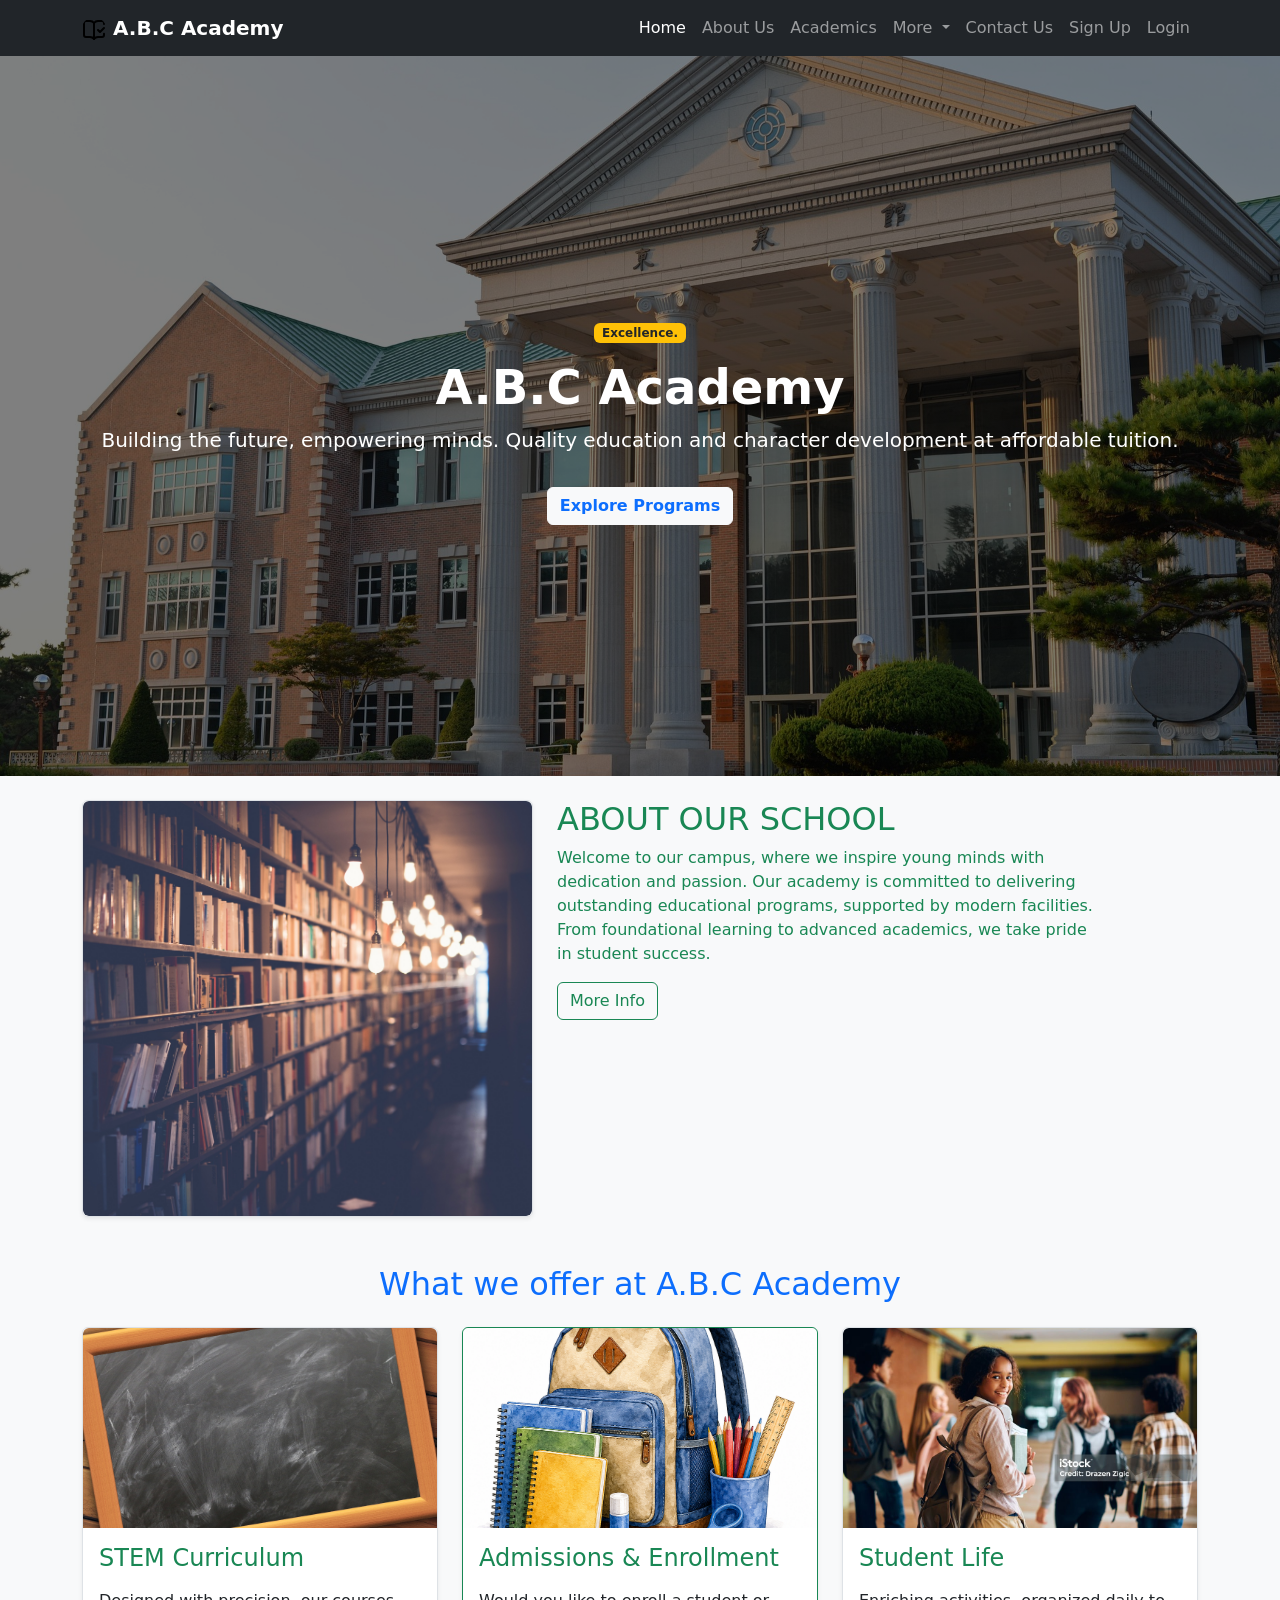
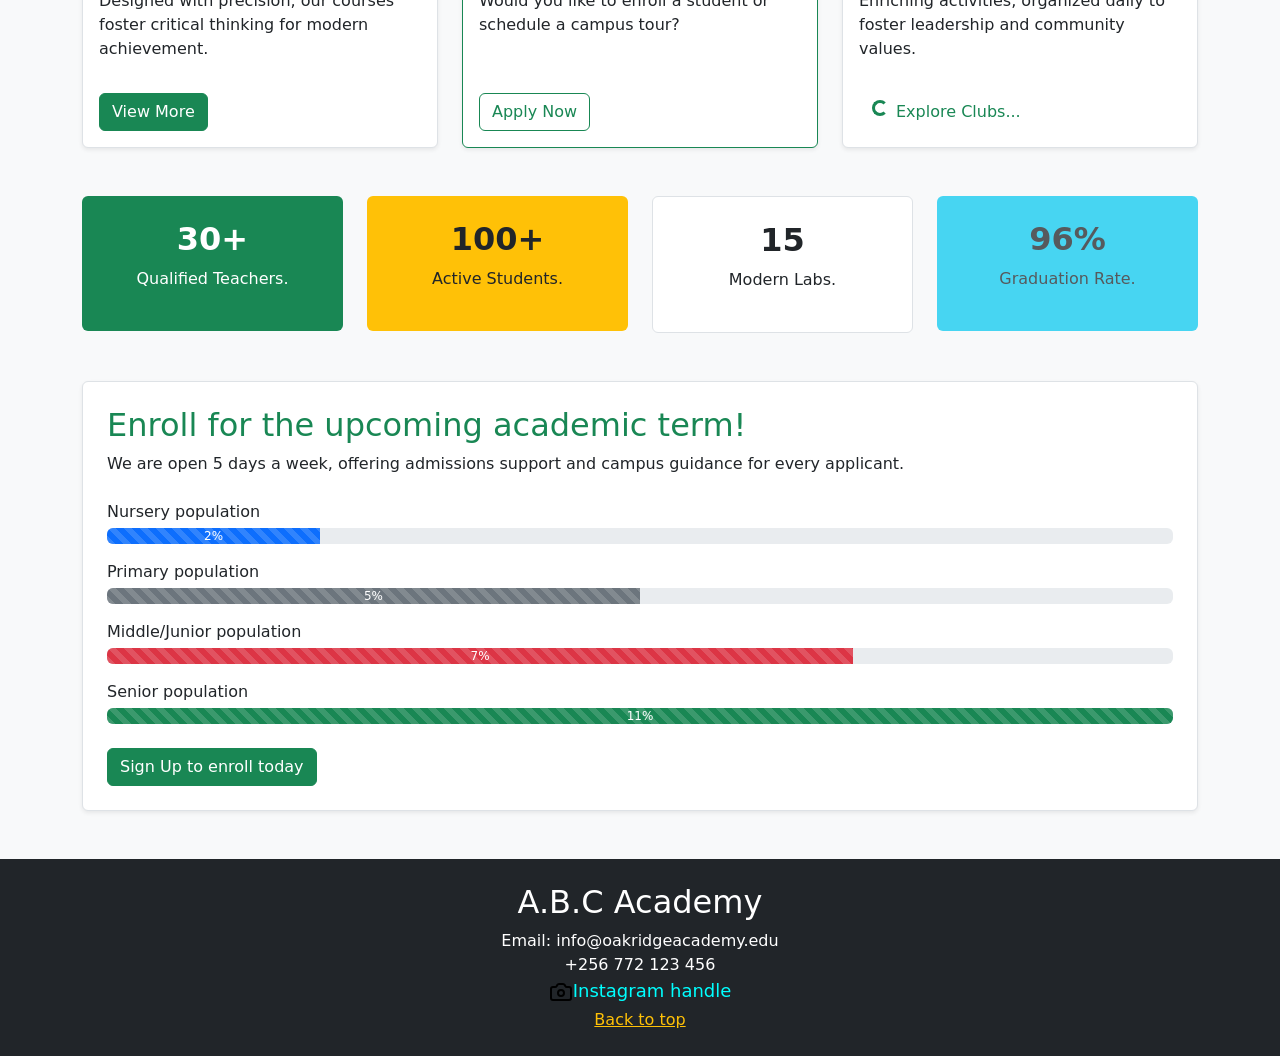
<file: index.html>
<!doctype html>
<html lang="en">
  <head>
    <meta charset="UTF-8" />
    <meta name="viewport" content="width=device-width, initial-scale=1.0" />
    <title>A.B.C Academy Official Site</title>

    <link
      href="https://cdn.jsdelivr.net/npm/bootstrap@5.3.8/dist/css/bootstrap.min.css"
      rel="stylesheet"
    />
    <link rel="icon" type="image/png" href="favicon-96x96.png" sizes="96x96" />
    <link rel="icon" type="image/svg+xml" href="favicon.svg" />
    <link rel="shortcut icon" href="favicon.ico" />
    <link rel="apple-touch-icon" sizes="180x180" href="apple-touch-icon.png" />
    <meta name="apple-mobile-web-app-title" content="ABC Academy" />
    <link rel="manifest" href="site.webmanifest" />
    <link rel="stylesheet" href="style.css" />
  </head>

  <body class="bg-light">
    <nav class="navbar navbar-expand-lg navbar-dark sticky-top bg-dark">
      <div class="container">
        <a class="navbar-brand fw-bold" href="#">
          <img src="book-open-check.svg" />
          A.B.C Academy</a
        >
        <button
          class="navbar-toggler"
          type="button"
          data-bs-toggle="collapse"
          data-bs-target="#mainNavbar"
        >
          <span class="navbar-toggler-icon"></span>
        </button>

        <div class="collapse navbar-collapse" id="mainNavbar">
          <ul class="navbar-nav ms-auto">
            <li class="nav-item">
              <a class="nav-link active" href="#">Home</a>
            </li>

            <li class="nav-item">
              <a class="nav-link" href="About us.html">About Us</a>
            </li>

            <li class="nav-item">
              <a class="nav-link" href="Products.html">Academics</a>
            </li>

            <!-- Dropdown -->
            <div class="nav-item dropdown">
              <button
                type="button"
                class="nav-link dropdown-toggle"
                data-bs-toggle="dropdown"
                aria-expanded="false"
              >
                More
              </button>
              <ul class="dropdown-menu">
                <li><a class="dropdown-item" href="Faq.html">FAQ</a></li>
                <li>
                  <a class="dropdown-item" href="About us.html">Background</a>
                </li>
                <li><a class="dropdown-item" href="Pay.html">Pay Fees</a></li>
              </ul>
            </div>
            <!-- dropdown -->

            <li class="nav-item">
              <a class="nav-link" href="ContactUs.html">Contact Us</a>
            </li>

            <li class="nav-item">
              <a class="nav-link" href="signUp.html">Sign Up</a>
            </li>

            <li class="nav-item">
              <a class="nav-link" href="login.html">Login</a>
            </li>
          </ul>
        </div>
      </div>
    </nav>

    <div class="container-fluid px-0 mt-0">
      <div
        class="bg-primary text-white text-center p-5 position-relative main-section"
      >
        <span class="badge bg-warning mt-3 text-dark mb-3"> Excellence. </span>

        <h1 class="display-5 fw-bold">A.B.C Academy</h1>

        <p class="lead">
          Building the future, empowering minds. Quality education and character
          development at affordable tuition.
        </p>

        <a href="#section-two" class="btn btn-light text-primary fw-bold mt-3">
          Explore Programs
        </a>
      </div>
    </div>

    <div class="container mt-4" id="section-one">
      <div class="row g-4">
        <div class="col-md-5">
          <div class="bg-white rounded border shadow-sm h-100 overflow-hidden">
            <img
              src="stocksnap-books-2596809_1920.jpg"
              alt=""
              height="100%"
              width="100%"
              class="rounded m-0"
            />
          </div>
        </div>

        <div class="col-md-6">
          <div class="text-success h-100">
            <h2>ABOUT OUR SCHOOL</h2>
            <p>
              Welcome to our campus, where we inspire young minds with
              dedication and passion. Our academy is committed to delivering
              outstanding educational programs, supported by modern facilities.
              From foundational learning to advanced academics, we take pride in
              student success.
            </p>

            <a
              href="About us.html"
              class="btn border border-success text-success"
            >
              More Info
            </a>
          </div>
        </div>
      </div>
    </div>

    <div class="container mt-5" id="section-two">
      <h2 class="text-center text-primary mb-4">
        What we offer at A.B.C Academy
      </h2>

      <div class="row g-4">
        <!-- Card 1 -->
        <div class="col-md-4">
          <div
            class="bg-white border rounded shadow-sm h-100 d-flex flex-column overflow-hidden"
          >
            <img
              src="geralt-school-916678_1920.jpg"
              alt="STEM"
              class="w-100 object-fit-cover rounded-top"
              style="height: 200px"
            />
            <div class="p-3 d-flex flex-column flex-grow-1">
              <h3 class="text-success h4">STEM Curriculum</h3>
              <p class="mt-2 flex-grow-1">
                Designed with precision, our courses foster critical thinking
                for modern achievement.
              </p>
              <button
                class="btn btn-success text-white align-self-start mt-3"
                data-bs-toggle="modal"
                data-bs-target="#moreInfo"
              >
                View More
              </button>
              <!-- modal -->
              <div class="modal fade" tabindex="-1" id="moreInfo">
                <div class="modal-dialog">
                  <div class="modal-content">
                    <div class="modal-header">
                      <h5 class="modal-title fs-5" id="moreInfolabel">
                        More Information.
                      </h5>
                      <button
                        class="btn-close"
                        data-bs-dismiss="modal"
                        aria-label="Close"
                        type="button"
                      ></button>
                    </div>
                    <div class="modal-body">
                      Our school offers broad extensive learning through
                      continous assesment.
                    </div>
                    <div class="modal-footer">
                      <button
                        class="btn btn-primary"
                        data-bs-dismiss="modal"
                        aria-label="Close"
                      >
                        Close
                      </button>
                    </div>
                  </div>
                </div>
              </div>
              <!-- modal -->
            </div>
          </div>
        </div>

        <!-- Card 2 -->
        <div class="col-md-4">
          <div
            class="bg-white border border-success rounded shadow-sm h-100 d-flex flex-column overflow-hidden"
          >
            <img
              src="krolestwo_nauki-backpack-10379907_1920.png"
              alt="Admissions"
              class="w-100 object-fit-cover rounded-top"
              style="height: 200px"
            />
            <div class="p-3 d-flex flex-column flex-grow-1">
              <h3 class="text-success h4">Admissions & Enrollment</h3>
              <p class="mt-2 flex-grow-1">
                Would you like to enroll a student or schedule a campus tour?
              </p>
              <a
                href="signUp.html"
                class="btn btn-outline-success mt-3 d-flex align-self-start"
                >Apply Now</a
              >
            </div>
          </div>
        </div>

        <!-- Card 3 -->
        <div class="col-md-4">
          <div
            class="bg-white border rounded shadow-sm h-100 d-flex flex-column overflow-hidden"
          >
            <img
              src="istockphoto-1500076821-1024x1024.jpg"
              alt="Student Life"
              class="w-100 object-fit-cover rounded-top"
              style="height: 200px"
            />
            <div class="p-3 d-flex flex-column flex-grow-1">
              <h3 class="text-success h4">Student Life</h3>
              <p class="mt-2 flex-grow-1">
                Enriching activities, organized daily to foster leadership and
                community values.
              </p>
              <a class="btn text-success mt-3 d-flex align-self-start gap-2">
                <span
                  class="spinner-border spinner-border-sm"
                  aria-hidden="true"
                ></span>
                <span>Explore Clubs...</span>
              </a>
            </div>
          </div>
        </div>
      </div>
    </div>

    <!-- 4 Columns -->

    <div class="container mt-5">
      <div class="row g-4">
        <div class="col-md-3">
          <div class="bg-success text-white p-4 rounded text-center">
            <h4 class="d-block num">30+</h4>
            <p class="d-none d-md-block">Qualified Teachers.</p>
          </div>
        </div>

        <div class="col-md-3">
          <div class="bg-warning p-4 rounded text-center">
            <h4 class="num">100+</h4>
            <p>Active Students.</p>
          </div>
        </div>

        <div class="col-md-3">
          <div class="bg-white p-4 border rounded text-center">
            <h4 class="num">15</h4>
            <p>Modern Labs.</p>
          </div>
        </div>

        <div class="col-md-3">
          <div class="bg-info p-4 rounded text-center opacity-75">
            <h4 class="num">96%</h4>
            <p>Graduation Rate.</p>
          </div>
        </div>
      </div>
    </div>

    <div class="container mt-5">
  <div class="bg-white p-4 rounded border shadow-sm mb-5">
    <h2 class="text-success">Enroll for the upcoming academic term!</h2>
    <p>
      We are open 5 days a week, offering admissions support and campus
      guidance for every applicant.
    </p>

    <div class="container px-0 my-4">
      <!-- Nursery Population -->
      <div class="mb-3">
        <div class="d-flex justify-content-between mb-1">Nursery population</div>
        <div
          class="progress"
          role="progressbar"
          aria-label="Nursery Population"
          aria-valuemin="0"
          aria-valuemax="100"
          aria-valuenow="20"
        >
          <div
            class="progress-bar progress-bar-striped js-animated-bar"
            data-target="20"
            style="width: 0%"
          >
            0%
          </div>
        </div>
      </div>

      <!-- Primary Population -->
      <div class="mb-3">
        <div class="d-flex justify-content-between mb-1">Primary population</div>
        <div
          class="progress"
          role="progressbar"
          aria-label="Primary Population"
          aria-valuemin="0"
          aria-valuemax="100"
          aria-valuenow="50"
        >
          <div
            class="progress-bar progress-bar-striped bg-secondary js-animated-bar"
            data-target="50"
            style="width: 0%"
          >
            0%
          </div>
        </div>
      </div>

      <!-- Junior Population -->
      <div class="mb-3">
        <div class="d-flex justify-content-between mb-1">
          Middle/Junior population
        </div>
        <div
          class="progress"
          role="progressbar"
          aria-label="Junior Population"
          aria-valuemin="0"
          aria-valuemax="100"
          aria-valuenow="70"
        >
          <div
            class="progress-bar progress-bar-striped bg-danger js-animated-bar"
            data-target="70"
            style="width: 0%"
          >
            0%
          </div>
        </div>
      </div>

      <!-- Senior Population -->
      <div class="mb-3">
        <div class="d-flex justify-content-between mb-1">Senior population</div>
        <div
          class="progress"
          role="progressbar"
          aria-label="Senior Population"
          aria-valuemin="0"
          aria-valuemax="100"
          aria-valuenow="100"
        >
          <div
            class="progress-bar progress-bar-striped progress-bar-animated bg-success js-animated-bar"
            data-target="100"
            style="width: 0%"
          >
            0%
          </div>
        </div>
      </div>
    </div>

    <a href="signUp.html" class="btn btn-success">Sign Up to enroll today</a>
  </div>
</div>

    <div class="container-fluid bg-dark text-white text-center p-4" id="footer">
      <h2>A.B.C Academy</h2>

      <p class="mb-1">
        Email: info@oakridgeacademy.edu
        <br />
        +256 772 123 456
        <br />
        <a
          href="https://www.instagram.com/"
          style="
            text-decoration: none;
            color: aqua;
            font-family:
              system-ui,
              -apple-system,
              BlinkMacSystemFont,
              &quot;Segoe UI&quot;,
              Roboto,
              Oxygen,
              Ubuntu,
              Cantarell,
              &quot;Open Sans&quot;,
              &quot;Helvetica Neue&quot;,
              sans-serif;
            font-size: 18px;
          "
        >
          <img src="camera.svg" style="color: cyan" />Instagram handle
        </a>
      </p>

      <a href="#" class="link-warning"> Back to top </a>
    </div>
    <script
      src="https://code.jquery.com/jquery-3.6.0.min.js"
      integrity="sha256-/xUj+3OJU5yExlq6GSYGSHk7tPXikynS7ogEvDej/m4="
      crossorigin="anonymous"
    ></script>
    <script src="https://cdn.jsdelivr.net/npm/bootstrap@5.3.8/dist/js/bootstrap.bundle.min.js"></script>
    <script type="text/javascript">
      // collapse nav bar when its a hamburger menu on scroll
      window.addEventListener("scroll", function () {
        console.log("scrolled");
        const navbarCollapse = document.querySelector("#mainNavbar");
        if (navbarCollapse && navbarCollapse.classList.contains("show")) {
          const bsCollapse =
            bootstrap.Collapse.getOrCreateInstance(navbarCollapse);
          bsCollapse.hide();
        }
      });

      document.addEventListener("DOMContentLoaded", () => {
    const duration = 12000; // 12 seconds in milliseconds
    const bars = document.querySelectorAll(".js-animated-bar");

    bars.forEach((bar) => {
      // Set CSS transition speed dynamically for smooth visual animation
      bar.style.transition = `width ${duration}ms linear`;

      const targetValue = parseInt(bar.getAttribute("data-target"), 10);

      // Trigger width growth in next frame
      requestAnimationFrame(() => {
        bar.style.width = targetValue + "%";
      });

      // Increment text percentage smoothly along with the width expansion
      const startTime = performance.now();

      function updateCounter(currentTime) {
        const elapsedTime = currentTime - startTime;
        const progress = Math.min(elapsedTime / duration, 1);
        const currentValue = Math.floor(progress * targetValue);

        bar.textContent = `${currentValue}%`;

        if (progress < 1) {
          requestAnimationFrame(updateCounter);
        } else {
          bar.textContent = `${targetValue}%`;
        }
      }

      requestAnimationFrame(updateCounter);
    });
  });
    </script>
  </body>
</html>
</file>
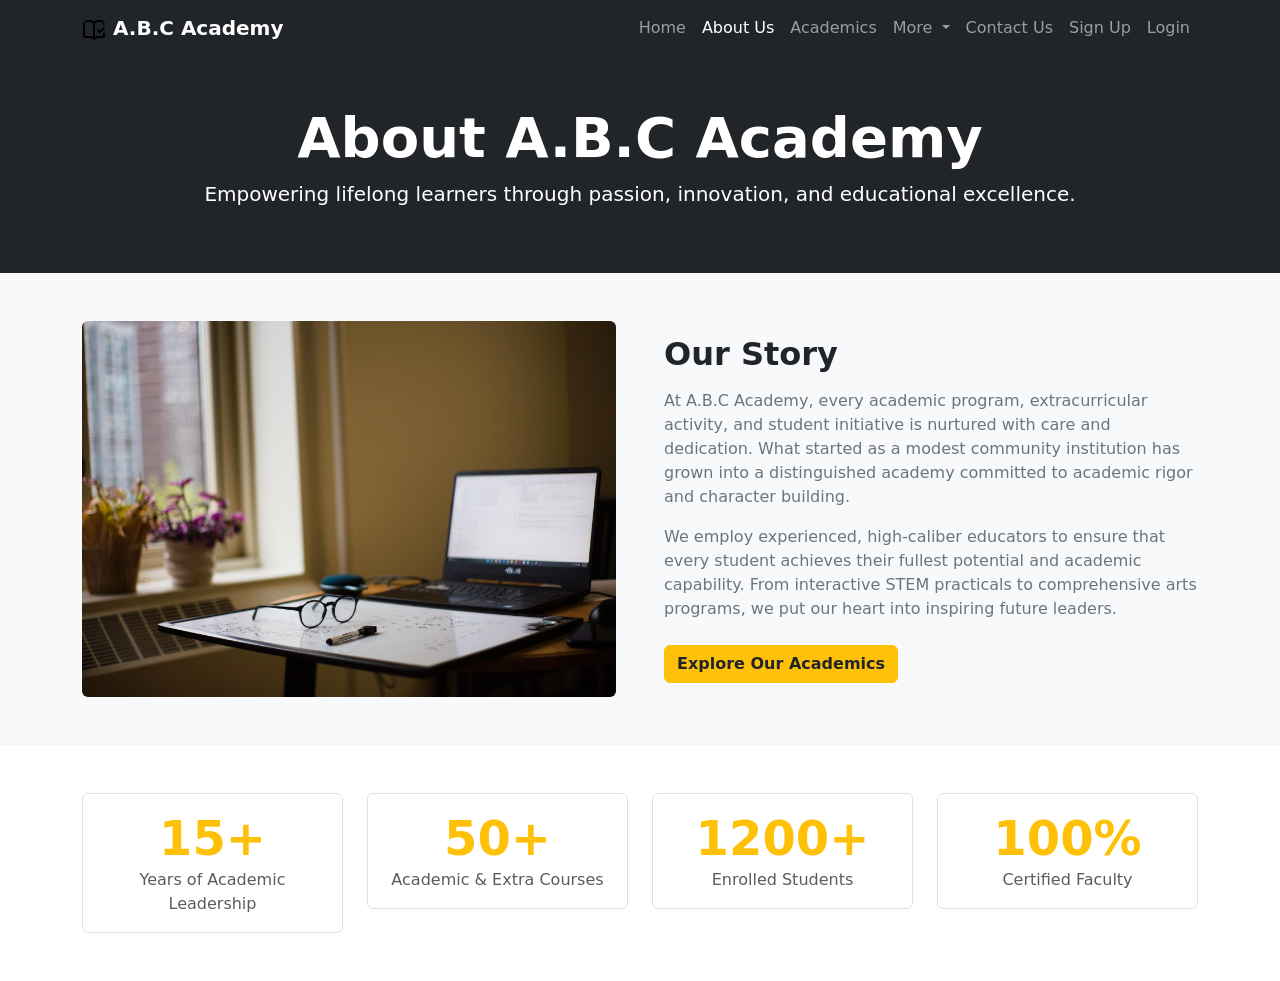
<file: About us.html>
<!DOCTYPE html>
<html lang="en">

<head>
  <meta charset="UTF-8">
  <meta name="viewport" content="width=device-width, initial-scale=1.0">
  <title>About Us - A.B.C Academy</title>
  <link href="https://cdn.jsdelivr.net/npm/bootstrap@5.3.3/dist/css/bootstrap.min.css" rel="stylesheet">
  <link rel="icon" type="image/png" href="favicon-96x96.png" sizes="96x96" />
  <link rel="icon" type="image/svg+xml" href="favicon.svg" />
  <link rel="shortcut icon" href="favicon.ico" />
  <link rel="apple-touch-icon" sizes="180x180" href="apple-touch-icon.png" />
  <meta name="apple-mobile-web-app-title" content="ABC Academy" />
  <link rel="manifest" href="site.webmanifest" />
  <style>
    img {
      border-top-left-radius: 10px;
      border-top-right-radius: 10px;
      cursor: pointer;
    }

    img:hover {
      transform: scale(1.05);
      transition: transform 0.3s ease-in-out;
    }
  </style>
</head>

<body class="bg-light">
  <!-- Navbar -->
  <nav class="navbar navbar-expand-lg navbar-dark sticky-top bg-dark">
    <div class="container">
      <a class="navbar-brand fw-bold" href="#">
        <img src="book-open-check.svg"></img>
        A.B.C Academy</a>
      <button class="navbar-toggler" type="button" data-bs-toggle="collapse" data-bs-target="#mainNavbar">
        <span class="navbar-toggler-icon"></span>
      </button>


      <div class="collapse navbar-collapse" id="mainNavbar">
        <ul class="navbar-nav ms-auto">
          <li class="nav-item">
            <a class="nav-link" href="index.html">Home</a>
          </li>


          <li class="nav-item">
            <a class="nav-link active" href="About us.html">About Us</a>
          </li>


          <li class="nav-item">
            <a class="nav-link" href="Products.html">Academics</a>
          </li>


          <!-- Dropdown -->
          <div class="nav-item dropdown">
            <button type="button" class="nav-link dropdown-toggle" data-bs-toggle="dropdown" aria-expanded="false">
              More
            </button>
            <ul class=" dropdown-menu">
              <li><a class="dropdown-item" href="Faq.html">FAQ</a></li>
              <li><a class="dropdown-item" href="About us.html">Background</a></li>
              <li><a class="dropdown-item" href="Pay.html">Pay Fees</a></li>
            </ul>
          </div>
          <!-- Dropdown -->

          <li class="nav-item">
            <a class="nav-link" href="ContactUs.html">Contact Us</a>
          </li>


          <li class="nav-item">
            <a class="nav-link " href="signUp.html">Sign Up</a>
          </li>

          <li class="nav-item">
            <a class="nav-link" href="login.html">Login</a>
          </li>
        </ul>
      </div>
    </div>
  </nav>


  <!-- Header Banner -->
  <section class="bg-dark text-white text-center py-5">
    <div class="container">
      <h1 class="display-4 fw-bold">About A.B.C Academy</h1>
      <p class="lead">Empowering lifelong learners through passion, innovation, and educational excellence.</p>
    </div>
  </section>




  <!-- Main Content -->
  <section class="py-5">
    <div class="container">
      <div class="row align-items-center g-5">
        <div class="col-md-6  overflow-hidden">
          <img src="jothamsutharson-study-7217599_1920.jpg" class="rounded m-0 img-fluid object-fit-cover w-100 h-100">
        </div>
        <div class="col-md-6">
          <h2 class="fw-bold mb-3">Our Story</h2>
          <p class="text-secondary">At A.B.C Academy, every academic program, extracurricular activity, and student
            initiative is nurtured with care and dedication. What started as a modest community institution has grown
            into a distinguished academy committed to academic rigor and character building.</p>
          <p class="text-secondary">We employ experienced, high-caliber educators to ensure that every student achieves
            their fullest potential and academic capability. From interactive STEM practicals to comprehensive arts
            programs, we put our heart into inspiring future leaders.</p>
          <a href="Products.html" class="btn btn-warning text-dark fw-semibold mt-2">Explore Our Academics</a>
        </div>
      </div>
    </div>
  </section>




  <!-- Statistics Counter Section -->
  <section class="bg-white py-5 shadow-sm">
    <div class="container text-center">
      <div class="row g-4">
        <div class="col-md-3">
          <div class="p-3 border rounded">
            <h3 class="display-5 fw-bold text-warning mb-0">15+</h3>
            <p class="text-muted mb-0">Years of Academic Leadership</p>
          </div>
        </div>
        <div class="col-md-3">
          <div class="p-3 border rounded">
            <h3 class="display-5 fw-bold text-warning mb-0">50+</h3>
            <p class="text-muted mb-0">Academic & Extra Courses</p>
          </div>
        </div>
        <div class="col-md-3">
          <div class="p-3 border rounded">
            <h3 class="display-5 fw-bold text-warning mb-0">1200+</h3>
            <p class="text-muted mb-0">Enrolled Students</p>
          </div>
        </div>
        <div class="col-md-3">
          <div class="p-3 border rounded">
            <h3 class="display-5 fw-bold text-warning mb-0">100%</h3>
            <p class="text-muted mb-0">Certified Faculty</p>
          </div>
        </div>
      </div>
    </div>
  </section>

  <script src="https://code.jquery.com/jquery-3.6.0.min.js"
    integrity="sha256-/xUj+3OJU5yExlq6GSYGSHk7tPXikynS7ogEvDej/m4=" crossorigin="anonymous"></script>
  <script src="https://cdn.jsdelivr.net/npm/bootstrap@5.3.8/dist/js/bootstrap.bundle.min.js"></script>
  <script type="text/javascript">
    // collapse nav bar when its a hamburger menu on scroll
    window.addEventListener('scroll', function () {
      console.log('scrolled');
      const navbarCollapse = document.querySelector('#mainNavbar');
      if (navbarCollapse && navbarCollapse.classList.contains('show')) {
        const bsCollapse = bootstrap.Collapse.getOrCreateInstance(navbarCollapse);
        bsCollapse.hide();
      }
    });
  </script>


</body>

</html>
</file>
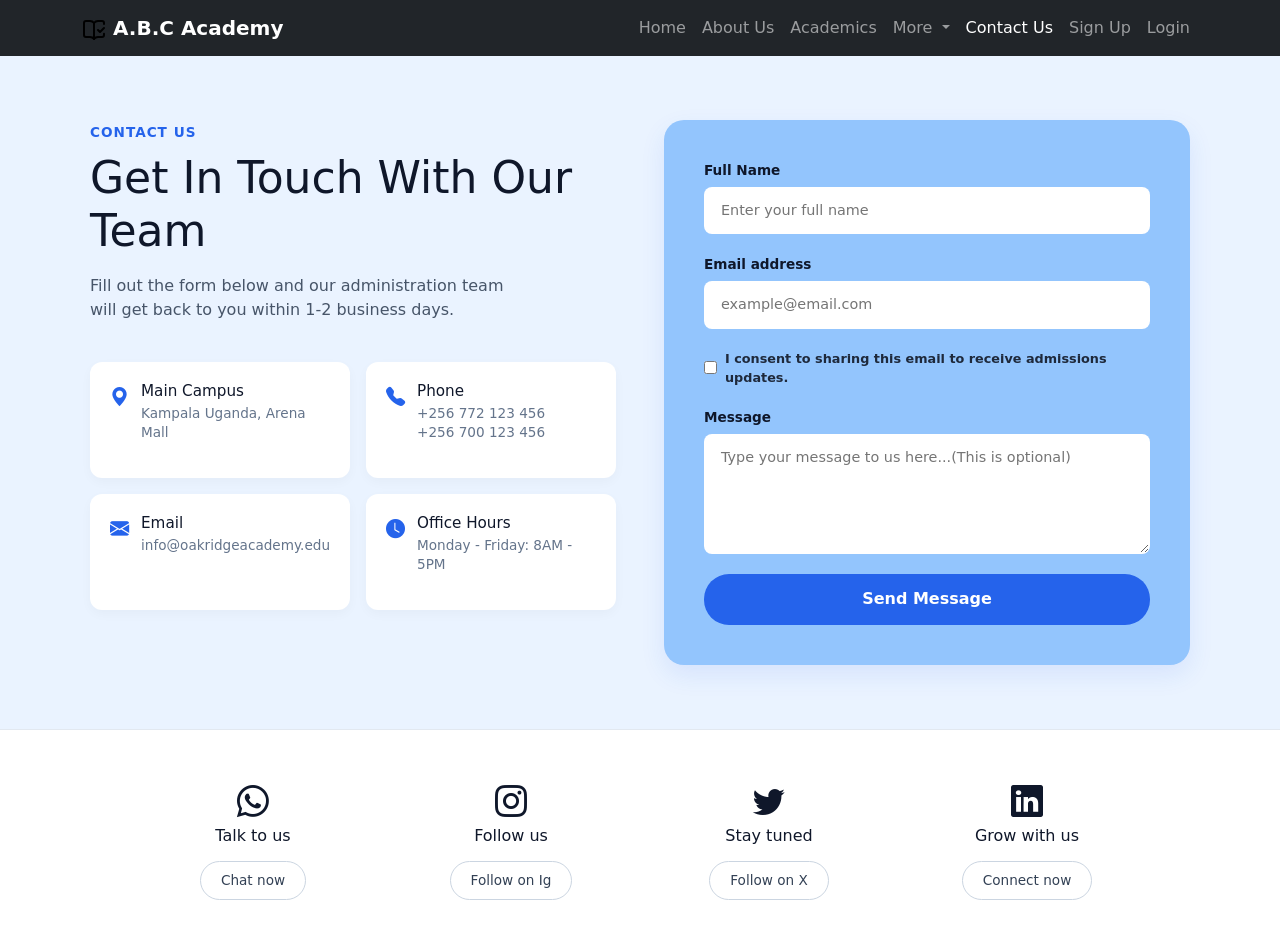
<file: ContactUs.html>
<!DOCTYPE html>
<html lang="en">

<head>
  <meta charset="UTF-8">
  <meta name="viewport" content="width=device-width, initial-scale=1.0">
  <title>Contact Us - A.B.C Academy</title>
  <link href="https://cdn.jsdelivr.net/npm/bootstrap@5.3.3/dist/css/bootstrap.min.css" rel="stylesheet">
  <link rel="stylesheet" href="https://cdn.jsdelivr.net/npm/bootstrap-icons@1.13.1/font/bootstrap-icons.min.css">
  <link rel="stylesheet" href="contactus-style.css">
  <link rel="icon" type="image/png" href="favicon-96x96.png" sizes="96x96" />
  <link rel="icon" type="image/svg+xml" href="favicon.svg" />
  <link rel="shortcut icon" href="favicon.ico" />
  <link rel="apple-touch-icon" sizes="180x180" href="apple-touch-icon.png" />
  <meta name="apple-mobile-web-app-title" content="ABC Academy" />
  <link rel="manifest" href="site.webmanifest" />
</head>

<body>
  <nav class="navbar navbar-expand-lg navbar-dark sticky-top bg-dark">
    <div class="container">
      <a class="navbar-brand fw-bold" href="#">
        <img src="book-open-check.svg"></img>
        A.B.C Academy</a>
      <button class="navbar-toggler" type="button" data-bs-toggle="collapse" data-bs-target="#mainNavbar">
        <span class="navbar-toggler-icon"></span>
      </button>


      <div class="collapse navbar-collapse" id="mainNavbar">
        <ul class="navbar-nav ms-auto">
          <li class="nav-item">
            <a class="nav-link" href="index.html">Home</a>
          </li>


          <li class="nav-item">
            <a class="nav-link" href="About us.html">About Us</a>
          </li>


          <li class="nav-item">
            <a class="nav-link" href="Products.html">Academics</a>
          </li>


          <!-- Dropdown -->
          <div class="nav-item dropdown">
            <button type="button" class="nav-link dropdown-toggle" data-bs-toggle="dropdown" aria-expanded="false">
              More
            </button>
            <ul class=" dropdown-menu">
              <li><a class="dropdown-item" href="Faq.html">FAQ</a></li>
              <li><a class="dropdown-item" href="About us.html">Background</a></li>
              <li><a class="dropdown-item" href="Pay.html">Pay Fees</a></li>
            </ul>
          </div>
          <!-- dropdown -->

          <li class="nav-item">
            <a class="nav-link active" href="ContactUs.html">Contact Us</a>
          </li>


          <li class="nav-item">
            <a class="nav-link " href="signUp.html">Sign Up</a>
          </li>

          <li class="nav-item">
              <a class="nav-link" href="login.html">Login</a>
          </li>
        </ul>
      </div>
    </div>
  </nav>

  <!-- Contact Info -->
  <main class="contact-section">
    <div class="contact-container">
      <div class="left-side">
        <span class="sub-heading">CONTACT US</span>
        <h1>Get In Touch With Our Team</h1>
        <p class="description">Fill out the form below and our administration team will get back to you within 1-2
          business days.</p>


        <div class="info-grid">
          <div class="info-card">
            <i class="bi bi-geo-alt-fill"></i>
            <div>
              <h5>Main Campus</h5>
              <p>Kampala Uganda, Arena Mall</p>
            </div>
          </div>


          <div class="info-card">
            <i class="bi bi-telephone-fill"></i>
            <div>
              <h5>Phone</h5>
              <p>+256 772 123 456<br>+256 700 123 456</p>
            </div>
          </div>


          <div class="info-card">
            <i class="bi bi-envelope-fill"></i>
            <div>
              <h5>Email</h5>
              <p>info@oakridgeacademy.edu</p>
            </div>
          </div>


          <div class="info-card">
            <i class="bi bi-clock-fill"></i>
            <div>
              <h5>Office Hours</h5>
              <p>Monday - Friday: 8AM - 5PM</p>
            </div>
          </div>
        </div>
      </div>

      <!-- Form side -->
      <div class="right-side">
        <div class="form-card">
          <form action="mailto:info@oakridgeacademy.edu" method="post" enctype="text/plain">
            <div class="form-group">
              <label for="fullName">Full Name</label>
              <input type="text" id="fullName" required placeholder="Enter your full name">
            </div>


            <div class="form-group">
              <label for="emailAddr">Email address</label>
              <input type="email" id="emailAddr" required placeholder="example@email.com">
            </div>


            <div class="form-group checkbox-group">
              <input type="checkbox" id="exampleCheck1">
              <label for="exampleCheck1">I consent to sharing this email to receive admissions updates.</label>
            </div>


            <div class="form-group">
              <label for="userMsg">Message</label>
              <textarea id="userMsg" name="Message" required class="inputtext"
                placeholder="Type your message to us here...(This is optional)"></textarea>
            </div>


            <button class="submit-btn" type="submit" onclick="thanks()">Send Message</button>
          </form>
        </div>
      </div>
    </div>
  </main>

  <!-- Footer With links -->
  <footer class="social-section">
    <div class="social-container">
      <div class="social-col">
        <i class="bi bi-whatsapp"></i>
        <h5>Talk to us</h5>
        <a href="http://www.whatsapp.com" class="social-btn">Chat now</a>
      </div>
      <div class="social-col">
        <i class="bi bi-instagram"></i>
        <h5>Follow us</h5>
        <a href="http://www.instagram.com" class="social-btn">Follow on Ig</a>
      </div>
      <div class="social-col">
        <i class="bi bi-twitter"></i>
        <h5>Stay tuned</h5>
        <a href="http://www.twitter.com" class="social-btn">Follow on X</a>
      </div>
      <div class="social-col">
        <i class="bi bi-linkedin"></i>
        <h5>Grow with us</h5>
        <a href="http://www.linkedin.com" class="social-btn">Connect now</a>
      </div>
    </div>
  </footer>


  <script src="https://code.jquery.com/jquery-3.6.0.min.js"
    integrity="sha256-/xUj+3OJU5yExlq6GSYGSHk7tPXikynS7ogEvDej/m4=" crossorigin="anonymous"></script>
  <script src="https://cdn.jsdelivr.net/npm/bootstrap@5.3.8/dist/js/bootstrap.bundle.min.js"></script>
  <script type="text/javascript">
    // collapse nav bar when its a hamburger menu on scroll
    window.addEventListener('scroll', function () {
      console.log('scrolled');
      const navbarCollapse = document.querySelector('#mainNavbar');
      if (navbarCollapse && navbarCollapse.classList.contains('show')) {
        const bsCollapse = bootstrap.Collapse.getOrCreateInstance(navbarCollapse);
        bsCollapse.hide();
      }
    });
    function thanks() {
      alert("Thank you for your feedback");
    }
  </script>
</body>

</html>
</file>
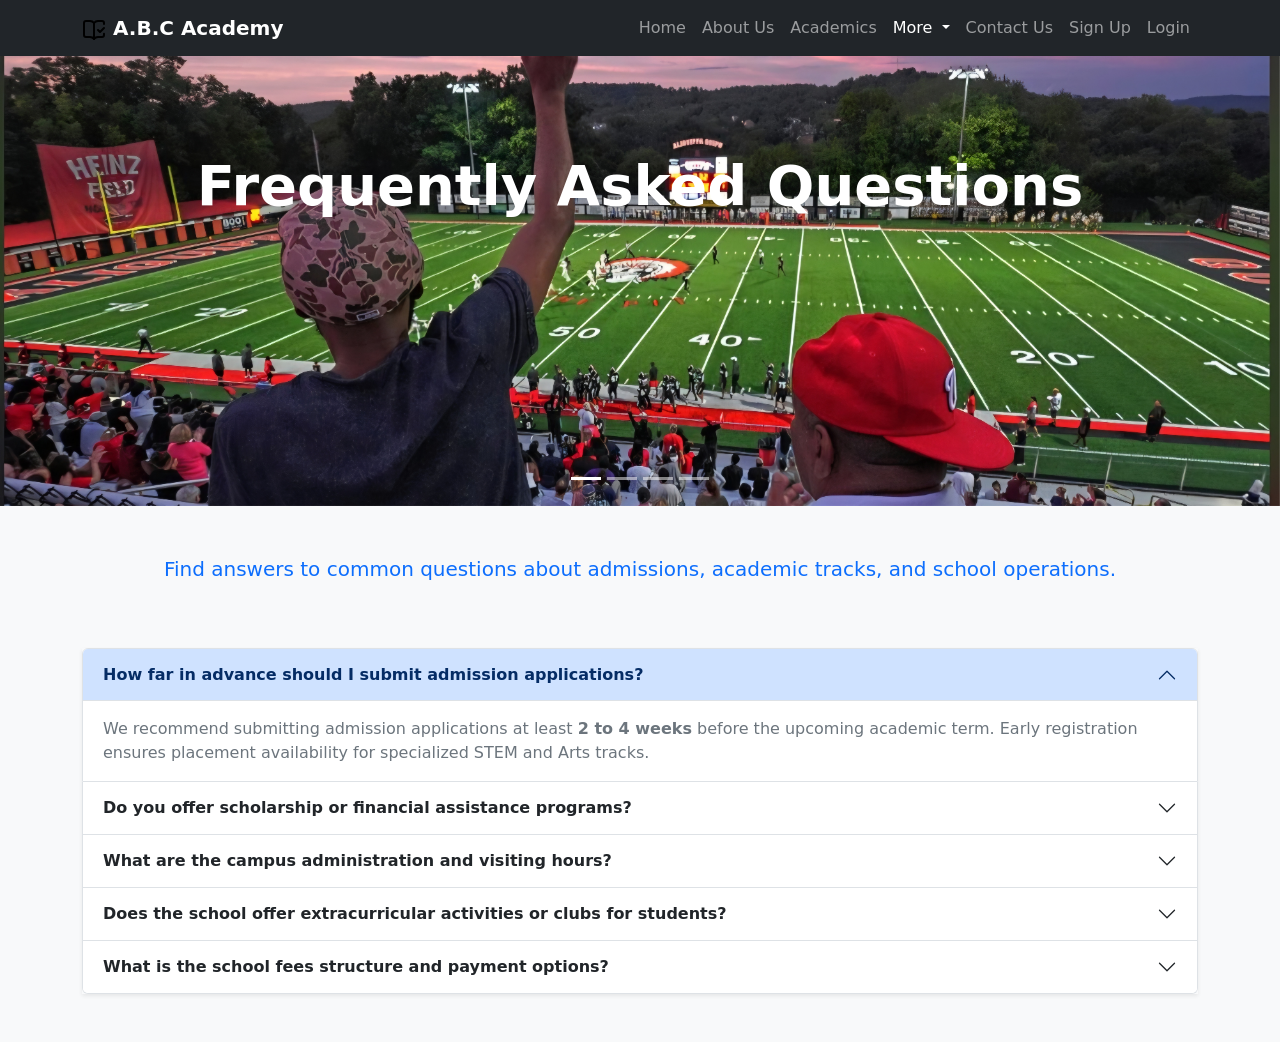
<file: Faq.html>
<!DOCTYPE html>
<html lang="en">

<head>
  <meta charset="UTF-8">
  <meta name="viewport" content="width=device-width, initial-scale=1.0">
  <title>FAQ - A.B.C Academy</title>
  <link href="https://cdn.jsdelivr.net/npm/bootstrap@5.3.3/dist/css/bootstrap.min.css" rel="stylesheet">
  <link rel="icon" type="image/png" href="/favicon-96x96.png" sizes="96x96" />
  <link rel="icon" type="image/png" href="favicon-96x96.png" sizes="96x96" />
  <link rel="icon" type="image/svg+xml" href="favicon.svg" />
  <link rel="shortcut icon" href="favicon.ico" />
  <link rel="apple-touch-icon" sizes="180x180" href="apple-touch-icon.png" />
  <meta name="apple-mobile-web-app-title" content="ABC Academy" />
  <link rel="manifest" href="site.webmanifest" />
  <style rel="stylesheet">
    .carousel-item img {

      object-fit: cover;
    }

    .hero-section {
      position: relative;
      overflow: hidden;
      min-height: 450px;
    }

    .hero-bg-carousel {
      top: 0;
      left: 0;
      width: 100%;
      height: 100%;
      z-index: -1;
      position: absolute;
    }

    .hero-overlay {
      position: absolute;
      top: 0;
      left: 0;
      width: 100%;
      height: 100%;
      background: rgba(0, 0, 0, 0.75);
      z-index: 2;
    }

    .hero-bg-carousel .carousel-inner,
    .hero-bg-carousel .carousel-item,
    .hero-bg-carousel img {
      height: 100%;
      object-fit: cover;
    }

    .hero-content {
      z-index: 3;
      position: relative;
      font-weight: bold;
    }
  </style>
</head>

<body class="bg-light">
  <nav class="navbar navbar-expand-lg navbar-dark sticky-top bg-dark">
    <div class="container">
      <a class="navbar-brand fw-bold" href="#">
        <img src="book-open-check.svg"></img>
        A.B.C Academy
      </a>
      <button class="navbar-toggler" type="button" data-bs-toggle="collapse" data-bs-target="#mainNavbar">
        <span class="navbar-toggler-icon"></span>
      </button>


      <div class="collapse navbar-collapse" id="mainNavbar">
        <ul class="navbar-nav ms-auto">
          <li class="nav-item">
            <a class="nav-link" href="index.html">Home</a>
          </li>


          <li class="nav-item">
            <a class="nav-link" href="About us.html">About Us</a>
          </li>


          <li class="nav-item">
            <a class="nav-link" href="Products.html">Academics</a>
          </li>


          <!-- Dropdown -->
          <div class="nav-item dropdown">
            <button type="button" class="nav-link dropdown-toggle active" data-bs-toggle="dropdown"
              aria-expanded="false">
              More
            </button>
            <ul class=" dropdown-menu">
              <li><a class="dropdown-item active" href="Faq.html">FAQ</a></li>
              <li><a class="dropdown-item" href="About us.html">Background</a></li>
              <li><a class="dropdown-item" href="Pay.html">Pay Fees</a></li>
            </ul>
          </div>
          <!-- Dropdown -->



          <li class="nav-item">
            <a class="nav-link" href="ContactUs.html">Contact Us</a>
          </li>


          <li class="nav-item">
            <a class="nav-link" href="signUp.html">Sign Up</a>
          </li>

          <li class="nav-item">
              <a class="nav-link" href="login.html">Login</a>
            </li>
        </ul>
      </div>
    </div>
  </nav>

  <!-- Hero Section -->
  <section class="hero-section text-white text-center py-5">
    <!-- carousel -->
    <div class="container-fluid">
      <div id="carouselPics" class="carousel slide carousel-fade hero-bg-carousel" data-bs-ride="carousel"
        data-bs-interval="4000">
        <div class="carousel-indicators">
          <button type="button" data-bs-target="#carouselPics" data-bs-slide-to="0" class="active" aria-current="true"
            aria-label="Slide 1"></button>
          <button type="button" data-bs-target="#carouselPics" data-bs-slide-to="1" aria-label="Slide 2"></button>
          <button type="button" data-bs-target="#carouselPics" data-bs-slide-to="2" aria-label="Slide 3"></button>
          <buuton type="button" data-bs-target="#carouselPics" data-bs-slide-to="3" aria-label="Slide 4"></buuton>
        </div>
        <div class="carousel-inner">
          <!-- slide 1 -->
          <div class="carousel-item active">
            <img src="Games.jpg" class="d-block w-100" alt="Extracurricular">

          </div>
          <!-- slide 2 -->
          <div class="carousel-item">
            <img src="Campus.jpg" class="d-block w-100" alt="">

          </div>
          <!-- slide 3 -->
          <div class="carousel-item">
            <img src="Facility.jpg" class="d-block w-100" alt="">

          </div>
          <!-- slide 4 -->
          <div class="carousel-item">
            <img src="Interactions.jpg" class="d-block w-100" alt="">

          </div>
        </div>
      </div>
    </div>

    <!-- Hero Content -->
    <div class="container hero-content position-relative py-5">
      <h1 class="display-4 fw-bold">Frequently Asked Questions</h1>
    </div>
  </section>

  <!-- Faq Section (Accordion) -->
  <div class="container text-center pt-5">
    <p class="lead text-primary">Find answers to common questions about admissions, academic tracks, and school
      operations.</p>
  </div>
  <section class="py-5">
    <div class="container max-width-md">
      <div class="accordion shadow-sm" id="schoolFAQ">




        <!-- Question 1 -->
        <div class="accordion-item">
          <h2 class="accordion-header" id="headingOne">
            <button class="accordion-button fw-semibold" type="button" data-bs-toggle="collapse"
              data-bs-target="#collapseOne" aria-expanded="true" aria-controls="collapseOne">
              How far in advance should I submit admission applications?
            </button>
          </h2>
          <div id="collapseOne" class="accordion-collapse collapse show" aria-labelledby="headingOne"
            data-bs-parent="#schoolFAQ">
            <div class="accordion-body text-secondary">
              We recommend submitting admission applications at least <strong>2 to 4 weeks</strong> before the upcoming
              academic term. Early registration ensures placement availability for specialized STEM and Arts tracks.
            </div>
          </div>
        </div>




        <!-- Question 2 -->
        <div class="accordion-item">
          <h2 class="accordion-header" id="headingTwo">
            <button class="accordion-button collapsed fw-semibold" type="button" data-bs-toggle="collapse"
              data-bs-target="#collapseTwo" aria-expanded="false" aria-controls="collapseTwo">
              Do you offer scholarship or financial assistance programs?
            </button>
          </h2>
          <div id="collapseTwo" class="accordion-collapse collapse" aria-labelledby="headingTwo"
            data-bs-parent="#schoolFAQ">
            <div class="accordion-body text-secondary">
              Yes! A.B.C Academy offers merit-based scholarships and financial guidance for eligible candidates. Please
              reach out directly to our admissions office for details.
            </div>
          </div>
        </div>




        <!-- Question 3 -->
        <div class="accordion-item">
          <h2 class="accordion-header" id="headingThree">
            <button class="accordion-button collapsed fw-semibold" type="button" data-bs-toggle="collapse"
              data-bs-target="#collapseThree" aria-expanded="false" aria-controls="collapseThree">
              What are the campus administration and visiting hours?
            </button>
          </h2>
          <div id="collapseThree" class="accordion-collapse collapse" aria-labelledby="headingThree"
            data-bs-parent="#schoolFAQ">
            <div class="accordion-body text-secondary">
              Our administration office is open for campus tours and consultations Monday through Friday from 8:00 AM to
              5:00 PM, and Saturdays from 9:00 AM to 1:00 PM.
            </div>
          </div>
        </div>


        <!-- Question 4 -->
        <div class="accordion-item">
          <h2 class="accordion-header" id="headingFour">
            <button class="accordion-button collapsed fw-semibold" type="button" data-bs-toggle="collapse"
              data-bs-target="#collapseFour" aria-expanded="false" aria-controls="collapseFour">
              Does the school offer extracurricular activities or clubs for students?
            </button>
          </h2>
          <div id="collapseFour" class="accordion-collapse collapse" aria-labelledby="headingFour"
            data-bs-parent="#schoolFAQ">
            <div class="accordion-body text-secondary">
              Yes, we offer a variety of extracurricular activities and clubs for students to participate in and develop
              their interests and talents.
            </div>
          </div>
        </div>


        <!-- Question 5 -->
        <div class="accordion-item">
          <h2 class="accordion-header" id="headingFive">
            <button class="accordion-button collapsed fw-semibold" type="button" data-bs-toggle="collapse"
              data-bs-target="#collapseFive" aria-expanded="false" aria-controls="collapseFive">
              What is the school fees structure and payment options?
            </button>
          </h2>
          <div id="collapseFive" class="accordion-collapse collapse fw-semibold" aria-labelledby="headingFive"
            data-bs-parent="#schoolFAQ">
            <div class="accordion-body text-secondary">
              Our school fees structure varies depending on the grade level and program of study. We offer flexible
              payment options, including monthly installments and annual payments, to accommodate different financial
              situations.
            </div>
          </div>
        </div>


      </div>
    </div>
  </section>


  <script src="https://code.jquery.com/jquery-3.6.0.min.js"
    integrity="sha256-/xUj+3OJU5yExlq6GSYGSHk7tPXikynS7ogEvDej/m4=" crossorigin="anonymous"></script>
  <script src="https://cdn.jsdelivr.net/npm/bootstrap@5.3.8/dist/js/bootstrap.bundle.min.js"></script>
  <script type="text/javascript">
    // collapse nav bar when its a hamburger menu on scroll
    window.addEventListener('scroll', function () {
      console.log('scrolled');
      const navbarCollapse = document.querySelector('#mainNavbar');
      if (navbarCollapse && navbarCollapse.classList.contains('show')) {
        const bsCollapse = bootstrap.Collapse.getOrCreateInstance(navbarCollapse);
        bsCollapse.hide();
      }
    });
  </script>
</body>

</html>
</file>
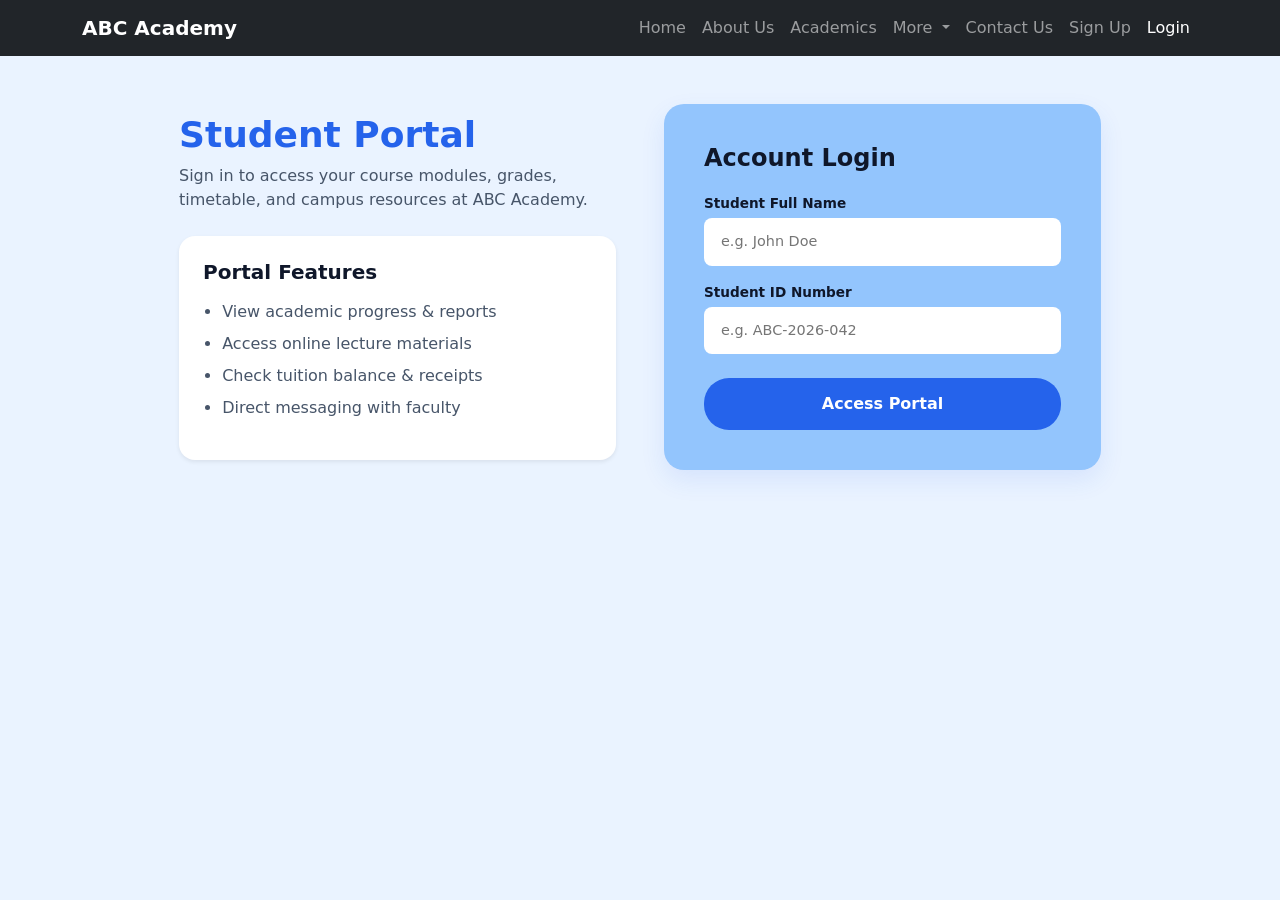
<file: login.html>
<!DOCTYPE html>
<html lang="en">
<head>
    <meta charset="UTF-8">
    <meta name="viewport" content="width=device-width, initial-scale=1.0">
    <link href="https://cdn.jsdelivr.net/npm/bootstrap@5.3.8/dist/css/bootstrap.min.css" rel="stylesheet" />
    <link rel="stylesheet" href="loginCss.css">
    <title>Student Portal Login - ABC Academy</title>
</head>
<body>
    <nav class="navbar navbar-expand-lg navbar-dark sticky-top bg-dark">
      <div class="container">
        <a class="navbar-brand fw-bold" href="index.html">
         ABC Academy
        </a>
        <button
          class="navbar-toggler"
          type="button"
          data-bs-toggle="collapse"
          data-bs-target="#mainNavbar"
        >
          <span class="navbar-toggler-icon"></span>
        </button>

        <div class="collapse navbar-collapse" id="mainNavbar">
          <ul class="navbar-nav ms-auto">
            <li class="nav-item">
              <a class="nav-link" href="index.html">Home</a>
            </li>
            <li class="nav-item">
              <a class="nav-link" href="About us.html">About Us</a>
            </li>
            <li class="nav-item">
              <a class="nav-link" href="Products.html">Academics</a>
            </li>

            <!-- Dropdown -->
            <div class="nav-item dropdown">
              <button type="button" class="nav-link dropdown-toggle" data-bs-toggle="dropdown" aria-expanded="false">
                More
              </button>
              <ul class="dropdown-menu">
                <li><a class="dropdown-item" href="Faq.html">FAQ</a></li>
                <li><a class="dropdown-item" href="About us.html">Background</a></li>
                <li><a class="dropdown-item" href="Order.html">Pay Fees</a></li>
              </ul>
            </div>

            <li class="nav-item">
              <a class="nav-link" href="ContactUs.html">Contact Us</a>
            </li>
            <li class="nav-item">
              <a class="nav-link" href="signUp.html">Sign Up</a>
            </li>
            <li class="nav-item">
              <a class="nav-link active" href="login.html">Login</a>
            </li>
          </ul>
        </div>
      </div>
    </nav>

    <div class="container py-5">
      <div class="row align-items-center justify-content-center g-5">
        
        <!-- Left -->
        <div class="col-lg-5 content-side">
          <h3>Student Portal</h3>
          <p>Sign in to access your course modules, grades, timetable, and campus resources at ABC Academy.</p>
          
          <div class="card border-0 shadow-sm">
            <div class="card-body p-4">
              <h4 class="card-title">Portal Features</h4>
              <ul class="mt-3">
                <li>View academic progress & reports</li>
                <li>Access online lecture materials</li>
                <li>Check tuition balance & receipts</li>
                <li>Direct messaging with faculty</li>
              </ul>
            </div>
          </div>
        </div>

        <!-- Right -->
        <div class="col-lg-5">
          <div class="form-side">
            <h3>Account Login</h3>
            
            <form id="loginForm" onsubmit="return validateAndLogin(event)">
              
              <div class="mb-3">
                <label for="studentName">Student Full Name</label>
                <input 
                  type="text" 
                  id="studentName" 
                  placeholder="e.g. John Doe" 
                  required
                >
                <small class="error-msg" id="nameError">Name must contain only letters and spaces (min. 3 characters).</small>
              </div>

              
              <div class="mb-3">
                <label for="studentId">Student ID Number</label>
                <input 
                  type="text" 
                  id="studentId" 
                  placeholder="e.g. ABC-2026-042" 
                  required
                >
                <small class="error-msg" id="idError">Format must match ABC-YYYY-XXX (e.g. ABC-2026-042).</small>
              </div>

              <button onclick="welcomeBanner()" class="submit-btn" type="submit">Access Portal</button>
            </form>
          </div>
        </div>

      </div>
    </div>

    <script src="https://code.jquery.com/jquery-3.6.0.min.js"></script>
    <script src="https://cdn.jsdelivr.net/npm/bootstrap@5.3.3/dist/js/bootstrap.bundle.min.js"></script>
    <script>
      // Navbar collapse on scroll
      window.addEventListener('scroll', function() {
        const navbarCollapse = document.querySelector('#mainNavbar');
        if (navbarCollapse && navbarCollapse.classList.contains('show')) {
          const bsCollapse = bootstrap.Collapse.getOrCreateInstance(navbarCollapse);
          bsCollapse.hide();
        }
      });

      function validateAndLogin(event) {
        event.preventDefault(); // Stop default form submit

        const nameInput = document.getElementById('studentName').value.trim();
        const idInput = document.getElementById('studentId').value.trim();

        const nameError = document.getElementById('nameError');
        const idError = document.getElementById('idError');

        // Regex patterns
        // Name: Letters and spaces only, 3 to 50 characters long
        const nameRegex = /^[A-Za-z\s]{3,50}$/;
        
        // Student ID: Matches ABC-4digits-3digits (e.g., ABC-2026-042)
        const idRegex = /^ABC-\d{4}-\d{3}$/i;

        let isValid = true;

        // Validate Name
        if (!nameRegex.test(nameInput)) {
          nameError.style.display = 'block';
          isValid = false;
        } else {
          nameError.style.display = 'none';
        }

        // Validate ID
        if (!idRegex.test(idInput)) {
          idError.style.display = 'block';
          isValid = false;
        } else {
          idError.style.display = 'none';
        }

        // Redirect only if regex checks pass
        if (isValid) {
          // Store session info
          localStorage.setItem('currentUser', JSON.stringify({
            name: nameInput,
            studentId: idInput.toUpperCase()
          }));

          // Redirect to student portal
          window.location.href = 'portal.html';
        }

        return false;
      }

      function welcomeBanner() {
      // 1. Grab the input value
      let name = document.getElementById("studentName").value;
      // 2. Save it to localStorage
      localStorage.setItem("savedName", name);
      // 3. Move to the next page
      window.location.href = "portal.html";
      }
    </script>
</body>
</html>
</file>
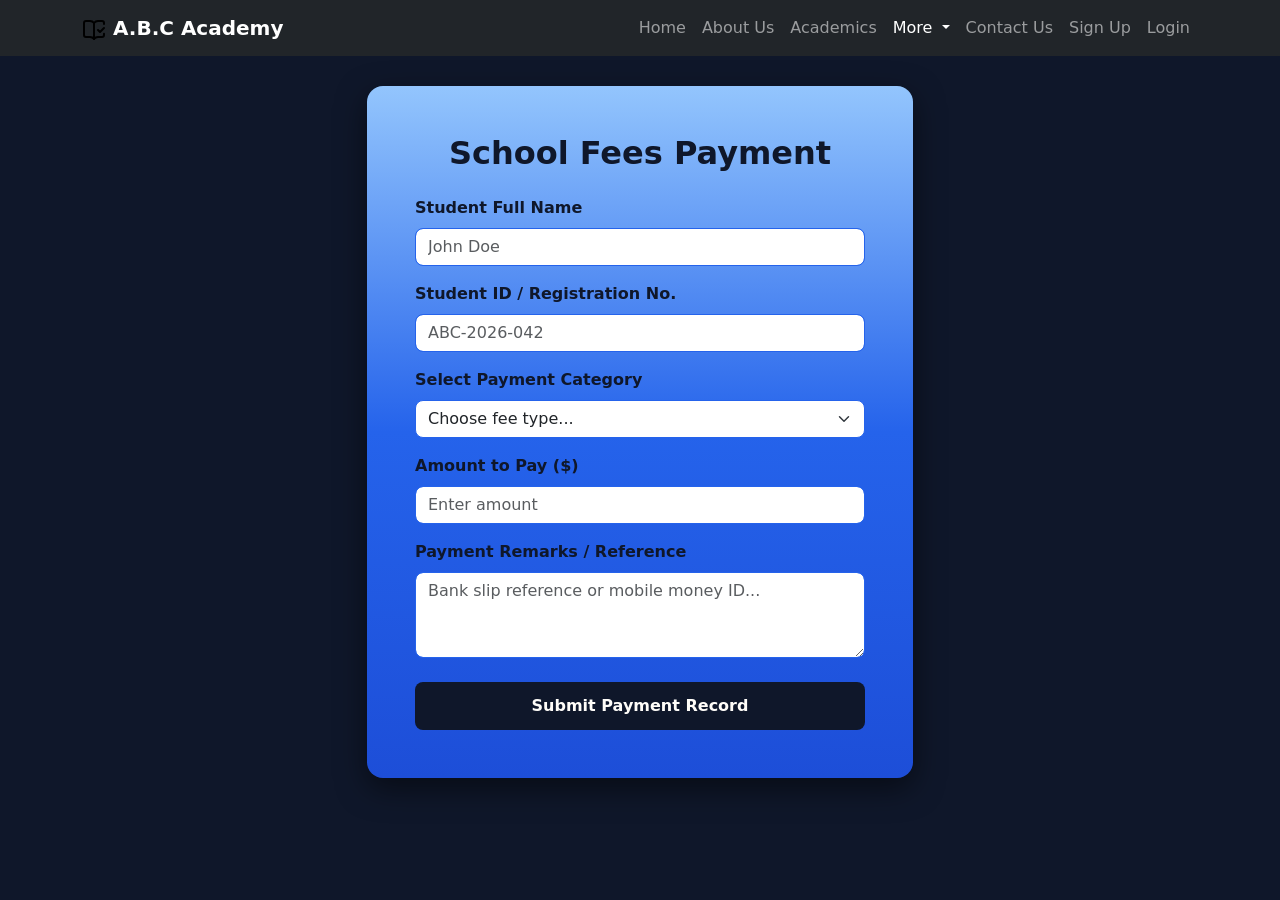
<file: Pay.html>
<!DOCTYPE html>
<html lang="en">

<head>
  <meta charset="UTF-8">
  <meta name="viewport" content="width=device-width, initial-scale=1.0">
  <title>A.B.C Academy - Pay School Fees</title>
  <link href="https://cdn.jsdelivr.net/npm/bootstrap@5.3.3/dist/css/bootstrap.min.css" rel="stylesheet">
  <link rel="icon" type="image/png" href="/favicon-96x96.png" sizes="96x96" />
  <link rel="icon" type="image/svg+xml" href="/favicon.svg" />
  <link rel="shortcut icon" href="/favicon.ico" />
  <link rel="apple-touch-icon" sizes="180x180" href="/apple-touch-icon.png" />
  <meta name="apple-mobile-web-app-title" content="MyWebSite" />
  <link rel="manifest" href="/site.webmanifest" />
  <style>
    body {
      background: #0f172a;
      color: #FFFDF9;
      font-family: system-ui, -apple-system, sans-serif;
    }

    .order-card {
      background: linear-gradient(#93c5fd, #2563eb, #1d4ed8);
      border: none;
      border-radius: 16px;
      box-shadow: 0 10px 30px rgba(0, 0, 0, 0.5);
      margin-top: 30px;
    }

    .card-title {
      color: #0f172a;
      font-weight: 700;
    }

    .form-label {
      color: #0f172a;
      font-weight: 600;
    }

    .form-control,
    .form-select {
      border-radius: 8px;
      border: 1px solid #2563eb;
    }

    .btn-gold {
      background-color: #0f172a;
      color: #FFFDF9;
      border: none;
      font-weight: 600;
      padding: 12px 24px;
      border-radius: 8px;
      transition: all 0.2s ease;
    }

    .btn-gold:hover {
      background-color: #1e293b;
      color: #FFFDF9;
    }
  </style>
</head>

<body>
  <!-- nav -->
  <nav class="navbar navbar-expand-lg navbar-dark sticky-top bg-dark">
    <div class="container">
      <a class="navbar-brand fw-bold" href="#">
        <img src="book-open-check.svg"></img>
        A.B.C Academy</a>
      <button class="navbar-toggler" type="button" data-bs-toggle="collapse" data-bs-target="#mainNavbar">
        <span class="navbar-toggler-icon"></span>
      </button>


      <div class="collapse navbar-collapse" id="mainNavbar">
        <ul class="navbar-nav ms-auto">
          <li class="nav-item">
            <a class="nav-link" href="index.html">Home</a>
          </li>


          <li class="nav-item">
            <a class="nav-link" href="About us.html">About Us</a>
          </li>


          <li class="nav-item">
            <a class="nav-link" href="Products.html">Academics</a>
          </li>


          <!-- Dropdown -->
          <div class="nav-item dropdown">
            <button type="button" class="nav-link dropdown-toggle active" data-bs-toggle="dropdown"
              aria-expanded="false">
              More
            </button>
            <ul class="dropdown-menu">
              <li><a class="dropdown-item" href="Faq.html">FAQ</a></li>
              <li><a class="dropdown-item" href="About us.html">Background</a></li>
              <li><a class="dropdown-item active" href="Pay.html">Pay Fees</a></li>
            </ul>
          </div>
          <!-- dropdown -->


          <li class="nav-item">
            <a class="nav-link" href="ContactUs.html">Contact Us</a>
          </li>


          <li class="nav-item">
            <a class="nav-link" href="signUp.html">Sign Up</a>
          </li>

          <li class="nav-item">
           <a class="nav-link" href="login.html">Login</a>
          </li>
        </ul>
      </div>
    </div>
  </nav>
  <!-- nav -->

  <!-- Pay Card -->
  <div class="container pb-5">
    <div class="row justify-content-center">
      <div class="col-md-8 col-lg-6">
        <div class="card order-card p-4 p-md-5">
          <h2 class="card-title text-center mb-4">School Fees Payment</h2>
          <form id="feesPaymentForm">
            <div class="mb-3">
              <label for="studentName" class="form-label">Student Full Name</label>
              <input type="text" class="form-control" id="studentName" placeholder="John Doe" required>
            </div>
            <div class="mb-3">
              <label for="studentId" class="form-label">Student ID / Registration No.</label>
              <input type="text" class="form-control" id="studentId" pattern="[A-Z0-9-]+" title="Id should appear as ABC-2026-[indexNo.]" placeholder="ABC-2026-042" required>
            </div>
            <div class="mb-3" >
              <label for="feeType" class="form-label" >Select Payment Category</label>
              <select class="form-select" id="feeType" style="cursor: pointer;" required>
                <option value="" selected disabled>Choose fee type...</option>
                <option value="tuition-full">Full Tuition Fee ($350)</option>
                <option value="tuition-half">Partial Tuition Installment ($175)</option>
                <option value="functional-fees">Functional & Exam Fees ($100)</option>
                <option value="development-fee">School Development Fund ($50)</option>
                <option value="boarding-meals">Boarding & Meals Fee ($250)</option>
              </select>
            </div>
            <div class="mb-3">
              <label for="amountPaid" class="form-label">Amount to Pay ($)</label>
              <input type="number" class="form-control" id="amountPaid" min="1" placeholder="Enter amount" required>
            </div>
            <div class="mb-4">
              <label for="paymentNotes" class="form-label">Payment Remarks / Reference</label>
              <textarea class="form-control" id="paymentNotes" rows="3"
                placeholder="Bank slip reference or mobile money ID..."></textarea>
            </div>
            <button type="submit" class="btn btn-gold w-100">Submit Payment Record</button>
          </form>
        </div>
      </div>
    </div>
  </div>


  <script src="https://code.jquery.com/jquery-3.6.0.min.js"
    integrity="sha256-/xUj+3OJU5yExlq6GSYGSHk7tPXikynS7ogEvDej/m4=" crossorigin="anonymous"></script>
  <script src="https://cdn.jsdelivr.net/npm/bootstrap@5.3.3/dist/js/bootstrap.bundle.min.js"></script>
  <script type="text/javascript">
    // collapse nav bar when its a hamburger menu on scroll
    window.addEventListener('scroll', function () {
      console.log('scrolled');
      const navbarCollapse = document.querySelector('#mainNavbar');
      if (navbarCollapse && navbarCollapse.classList.contains('show')) {
        const bsCollapse = bootstrap.Collapse.getOrCreateInstance(navbarCollapse);
        bsCollapse.hide();
      }
    });


    // save and restore payment submission using localStorage
    const form = document.getElementById('feesPaymentForm');


    window.addEventListener('DOMContentLoaded', function () {
      const savedData = localStorage.getItem('abcFeesPayment');
      if (savedData) {
        const data = JSON.parse(savedData);
        document.getElementById('studentName').value = data.studentName || '';
        document.getElementById('studentId').value = data.studentId || '';
        document.getElementById('feeType').value = data.feeType || '';
        document.getElementById('amountPaid').value = data.amountPaid || '';
        document.getElementById('paymentNotes').value = data.paymentNotes || '';
      }
    });


    form.addEventListener('submit', function (e) {
      e.preventDefault();
      const paymentRecord = {
        studentName: document.getElementById('studentName').value,
        studentId: document.getElementById('studentId').value,
        feeType: document.getElementById('feeType').value,
        amountPaid: document.getElementById('amountPaid').value,
        paymentNotes: document.getElementById('paymentNotes').value
      };


      localStorage.setItem('abcFeesPayment', JSON.stringify(paymentRecord));
      alert("Payment submitted and saved successfully!");
    });
  </script>
</body>

</html>
</file>
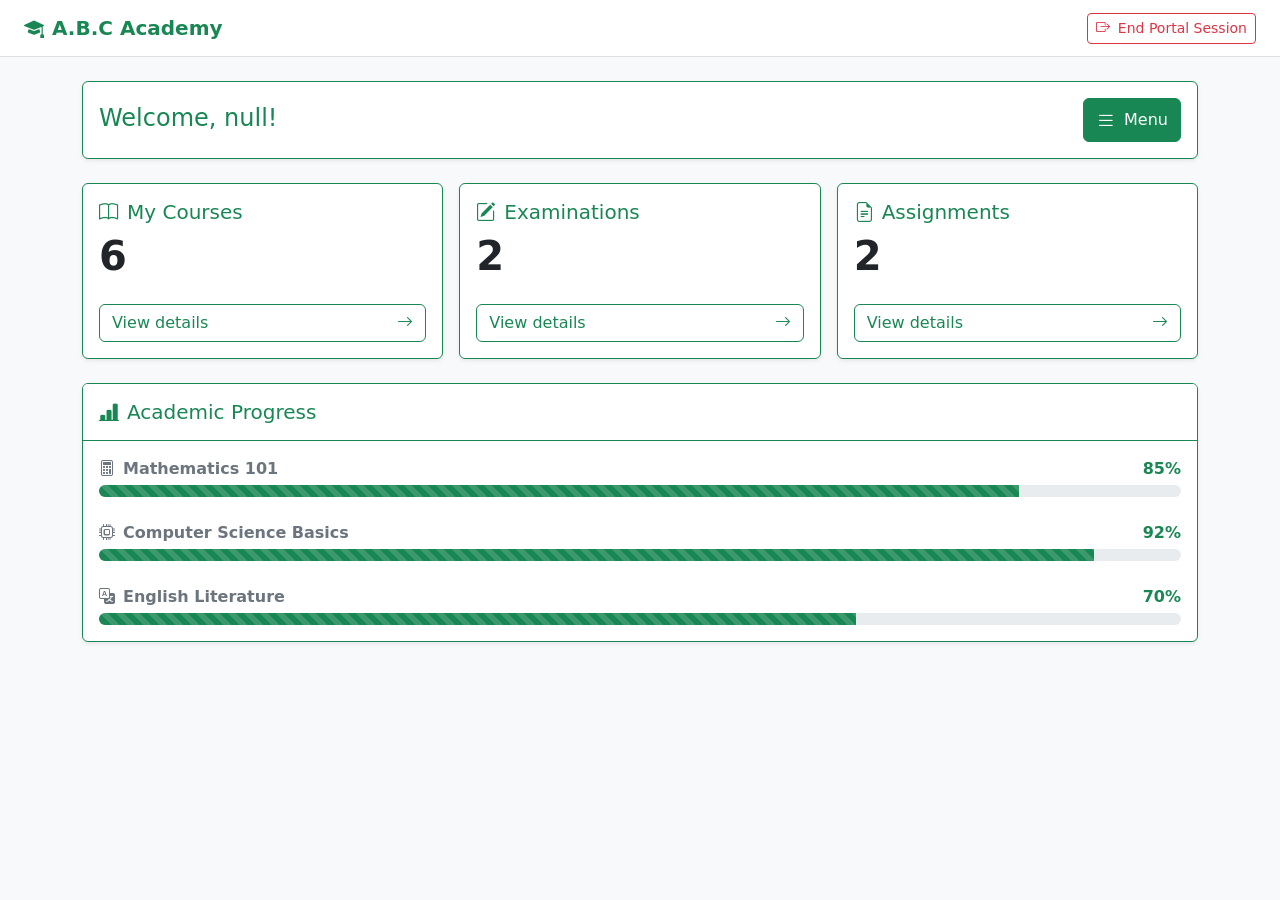
<file: portal.html>
<!doctype html>
<html lang="en">
  <head>
    <meta charset="utf-8" />
    <meta name="viewport" content="width=device-width, initial-scale=1" />
    <title>Student Portal - ABC Academy</title>
    <link
      href="https://cdn.jsdelivr.net/npm/bootstrap@5.3.2/dist/css/bootstrap.min.css"
      rel="stylesheet"
    />
    <link
      rel="stylesheet"
      href="https://cdn.jsdelivr.net/npm/bootstrap-icons@1.11.3/font/bootstrap-icons.min.css"
    />
    <style>
      .strip-button {
        position: relative;
        transition: transform 0.3s ease;
      }
      .strip-button::before {
        content: "";
        position: absolute;
        top: 0;
        left: 0;
        width: 4px;
        height: 100%;
        background-color: #198754;
        opacity: 0;
        transition: opacity 0.3s ease;
      }
      .strip-button:hover {
        transform: translateX(8px);
      }
      .strip-button:hover::before {
        opacity: 1;
      }
    </style>
  </head>
  <body class="bg-light">
    <!-- Navbar -->
    <nav class="navbar bg-white border-bottom sticky-top">
      <div class="container-fluid px-4">
        <a class="navbar-brand fw-bold text-success" href="#">
          <i class="bi bi-mortarboard-fill me-2"></i>A.B.C Academy
        </a>
        <a href="index.html" class="btn btn-outline-danger btn-sm d-flex align-items-center gap-2">
          <i class="bi bi-box-arrow-right"></i> End Portal Session
        </a>
      </div>
    </nav>

    <!-- Welcome Header & Offcanvas Trigger -->
    <div class="container mt-4">
      <div class="card border-success shadow-sm">
        <div class="card-body d-flex justify-content-between align-items-center">
          <div>
            <h4 class="card-title text-success mb-1" id="welcomeMessage">
              <i class="bi bi-person-circle me-2"></i>Welcome, Student!
            </h4>
          </div>
          <button
            data-bs-toggle="offcanvas"
            data-bs-target="#offcanvasPanel"
            aria-controls="offcanvasPanel"
            class="btn btn-success d-flex align-items-center gap-2"
          >
            <i class="bi bi-list fs-5"></i> Menu
          </button>
        </div>
      </div>
    </div>

    <!-- Offcanvas -->
    <div
      class="offcanvas offcanvas-start"
      tabindex="-1"
      id="offcanvasPanel"
      aria-labelledby="offcanvasPanelLabel"
    >
      <div class="offcanvas-header bg-success text-white">
        <h5 class="offcanvas-title fw-bold" id="offcanvasPanelLabel">
          <i class="bi bi-building me-2"></i>ABC Academy
        </h5>
        <button
          type="button"
          class="btn-close btn-close-white"
          data-bs-dismiss="offcanvas"
          aria-label="Close"
        ></button>
      </div>
      <div class="offcanvas-body p-0">
        <div class="list-group list-group-flush">
          <button
            type="button"
            class="list-group-item list-group-item-action text-light bg-success d-flex align-items-center gap-3 py-3"
          >
            <i class="bi bi-speedometer2 fs-5"></i> Dashboard
          </button>
          <button
            type="button"
            class="list-group-item list-group-item-action strip-button d-flex align-items-center gap-3 py-3"
          >
            <i class="bi bi-file-earmark-text text-success fs-5"></i>
            <span class="me-auto">Assignments</span>
            <span class="badge bg-success rounded-pill">3</span>
          </button>
          <button
            type="button"
            class="list-group-item list-group-item-action strip-button d-flex align-items-center gap-3 py-3"
          >
            <i class="bi bi-journal-bookmark text-success fs-5"></i> Courses
          </button>
          <button
            type="button"
            class="list-group-item list-group-item-action strip-button d-flex align-items-center gap-3 py-3"
          >
            <i class="bi bi-credit-card text-success fs-5"></i> Tuition
          </button>
          <button
            type="button"
            class="list-group-item list-group-item-action strip-button d-flex align-items-center gap-3 py-3"
          >
            <i class="bi bi-person-badge text-success fs-5"></i> Profile
          </button>
          <button
            type="button"
            class="list-group-item list-group-item-action strip-button d-flex align-items-center gap-3 py-3"
          >
            <i class="bi bi-pencil-square text-success fs-5"></i> Examinations
          </button>
          <button
            type="button"
            class="list-group-item list-group-item-action strip-button d-flex align-items-center gap-3 py-3"
          >
            <i class="bi bi-house-door text-success fs-5"></i> Home Page
          </button>
        </div>
      </div>
    </div>

    <!-- Main -->
    <div class="container my-4">
      <!-- Metric Cards Row -->
      <div class="row g-3">
        <div class="col-md-4">
          <div class="card border-success shadow-sm h-100">
            <div class="card-body d-flex flex-column justify-content-between">
              <div>
                <h5 class="card-title text-success d-flex align-items-center gap-2">
                  <i class="bi bi-book"></i> My Courses
                </h5>
                <h2 class="display-6 fw-bold text-dark my-2">6</h2>
              </div>
              <a href="#" class="btn btn-outline-success w-100 mt-3 d-flex justify-content-between align-items-center">
                <span>View details</span> <i class="bi bi-arrow-right"></i>
              </a>
            </div>
          </div>
        </div>

        <div class="col-md-4">
          <div class="card border-success shadow-sm h-100">
            <div class="card-body d-flex flex-column justify-content-between">
              <div>
                <h5 class="card-title text-success d-flex align-items-center gap-2">
                  <i class="bi bi-pencil-square"></i> Examinations
                </h5>
                <h2 class="display-6 fw-bold text-dark my-2">2</h2>
              </div>
              <a href="#" class="btn btn-outline-success w-100 mt-3 d-flex justify-content-between align-items-center">
                <span>View details</span> <i class="bi bi-arrow-right"></i>
              </a>
            </div>
          </div>
        </div>

        <div class="col-md-4">
          <div class="card border-success shadow-sm h-100">
            <div class="card-body d-flex flex-column justify-content-between">
              <div>
                <h5 class="card-title text-success d-flex align-items-center gap-2">
                  <i class="bi bi-file-earmark-text"></i> Assignments
                </h5>
                <h2 class="display-6 fw-bold text-dark my-2">2</h2>
              </div>
              <a href="#" class="btn btn-outline-success w-100 mt-3 d-flex justify-content-between align-items-center">
                <span>View details</span> <i class="bi bi-arrow-right"></i>
              </a>
            </div>
          </div>
        </div>
      </div>

      <!--Academics -->
      <div class="row mt-4">
        <div class="col-12">
          <div class="card border-success shadow-sm">
            <div class="card-header bg-white border-bottom border-success py-3">
              <h5 class="card-title text-success mb-0 d-flex align-items-center gap-2">
                <i class="bi bi-bar-chart-line-fill"></i> Academic Progress
              </h5>
            </div>
            <div class="card-body">
              <!-- 1 -->
              <div class="mb-4">
                <div class="d-flex justify-content-between align-items-center mb-1">
                  <span class="fw-semibold text-secondary">
                    <i class="bi bi-calculator me-2"></i>Mathematics 101
                  </span>
                  <span class="fw-bold text-success">85%</span>
                </div>
                <div class="progress" role="progressbar" aria-valuenow="85" aria-valuemin="0" aria-valuemax="100" style="height: 12px;">
                  <div class="progress-bar bg-success progress-bar-striped progress-bar-animated" style="width: 85%"></div>
                </div>
              </div>

              <!--2 -->
              <div class="mb-4">
                <div class="d-flex justify-content-between align-items-center mb-1">
                  <span class="fw-semibold text-secondary">
                    <i class="bi bi-cpu me-2"></i>Computer Science Basics
                  </span>
                  <span class="fw-bold text-success">92%</span>
                </div>
                <div class="progress" role="progressbar" aria-valuenow="92" aria-valuemin="0" aria-valuemax="100" style="height: 12px;">
                  <div class="progress-bar bg-success progress-bar-striped progress-bar-animated" style="width: 92%"></div>
                </div>
              </div>

              <!--3 -->
              <div>
                <div class="d-flex justify-content-between align-items-center mb-1">
                  <span class="fw-semibold text-secondary">
                    <i class="bi bi-translate me-2"></i>English Literature
                  </span>
                  <span class="fw-bold text-success">70%</span>
                </div>
                <div class="progress" role="progressbar" aria-valuenow="70" aria-valuemin="0" aria-valuemax="100" style="height: 12px;">
                  <div class="progress-bar bg-success progress-bar-striped progress-bar-animated" style="width: 70%"></div>
                </div>
              </div>
            </div>
          </div>
        </div>
      </div>
    </div>

    <script src="https://cdn.jsdelivr.net/npm/bootstrap@5.3.2/dist/js/bootstrap.bundle.min.js"></script>
    <script>
      // 1. Get the stored name
    let name = localStorage.getItem("savedName");
    // 2. Print it to the HTML element
    document.getElementById("welcomeMessage").textContent = "Welcome, " + name + "!";
    </script>
  </body>
</html>
</file>
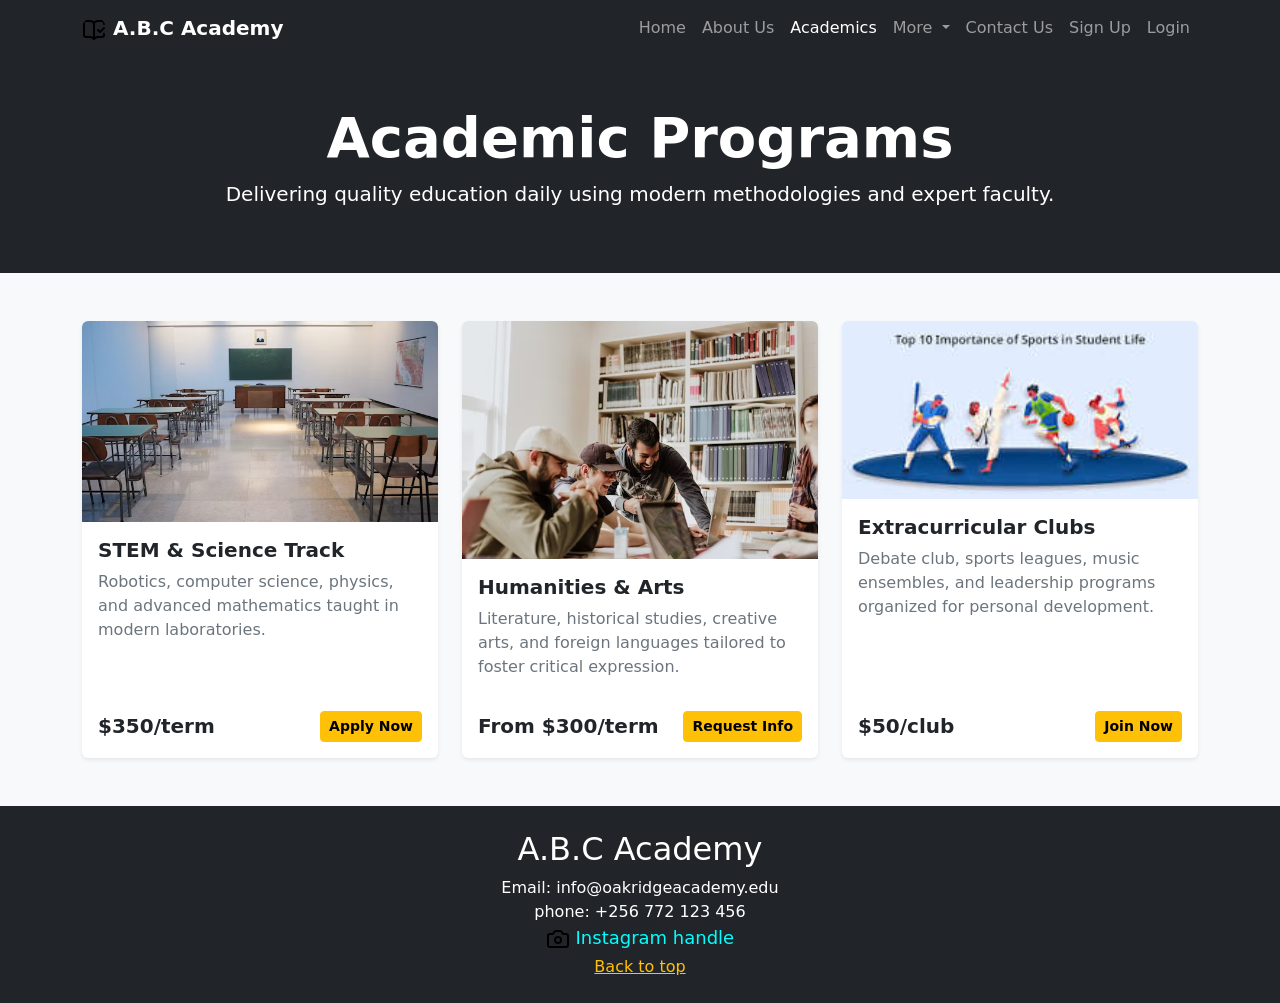
<file: Products.html>
<!DOCTYPE html>
<html lang="en">

<head>
  <meta charset="UTF-8">
  <meta name="viewport" content="width=device-width, initial-scale=1.0">
  <title>Academic Programs - A.B.C Academy</title>
  <link href="https://cdn.jsdelivr.net/npm/bootstrap@5.3.3/dist/css/bootstrap.min.css" rel="stylesheet">
  <link rel="icon" type="image/png" href="favicon-96x96.png" sizes="96x96" />
  <link rel="icon" type="image/svg+xml" href="favicon.svg" />
  <link rel="shortcut icon" href="favicon.ico" />
  <link rel="apple-touch-icon" sizes="180x180" href="apple-touch-icon.png" />
  <meta name="apple-mobile-web-app-title" content="ABC Academy" />
  <link rel="manifest" href="site.webmanifest" />
  <style>
    img {
      border-top-left-radius: 10px;
      border-top-right-radius: 10px;
      cursor: pointer;
    }

    img:hover {
      transform: scale(1.05);
      transition: transform 0.3s ease-in-out;
    }
  </style>
</head>

<body class="bg-light">
  <!-- Navbar -->
  <nav class="navbar navbar-expand-lg navbar-dark sticky-top bg-dark">
    <div class="container">
      <a class="navbar-brand fw-bold" href="#">
        <img src="book-open-check.svg"></img>
        A.B.C Academy</a>
      <button class="navbar-toggler" type="button" data-bs-toggle="collapse" data-bs-target="#mainNavbar">
        <span class="navbar-toggler-icon"></span>
      </button>


      <div class="collapse navbar-collapse" id="mainNavbar">
        <ul class="navbar-nav ms-auto">
          <li class="nav-item">
            <a class="nav-link" href="index.html">Home</a>
          </li>


          <li class="nav-item">
            <a class="nav-link" href="About us.html">About Us</a>
          </li>


          <li class="nav-item">
            <a class="nav-link active" href="Products.html">Academics</a>
          </li>


          <!-- Dropdown -->
          <div class="nav-item dropdown">
            <button type="button" class="nav-link dropdown-toggle" data-bs-toggle="dropdown" aria-expanded="false">
              More
            </button>
            <ul class=" dropdown-menu">
              <li><a class="dropdown-item" href="Faq.html">FAQ</a></li>
              <li><a class="dropdown-item" href="About us.html">Background</a></li>
              <li><a class="dropdown-item" href="Pay.html">Pay Fees</a></li>
            </ul>
          </div>
          <!-- Dropdown -->


          <li class="nav-item">
            <a class="nav-link" href="ContactUs.html">Contact Us</a>
          </li>

          <li class="nav-item">
            <a class="nav-link " href="signUp.html">Sign Up</a>
          </li>

          <li class="nav-item">
              <a class="nav-link" href="login.html">Login</a>
          </li>
        </ul>
      </div>
    </div>
  </nav>


  <section class="bg-dark text-white text-center py-5">
    <div class="container">
      <h1 class="display-4 fw-bold">Academic Programs</h1>
      <p class="lead">Delivering quality education daily using modern methodologies and expert faculty.</p>
    </div>
  </section>




  <section class="py-5">
    <div class="container">
      <div class="row g-4">

        <!-- Product 1 -->
        <div class="col-md-4">
          <div class="card h-100 shadow-sm border-0 overflow-hidden">
            <img src="class.jpg" class="card-img-top" alt="STEM Education">
            <div class="card-body d-flex flex-column">
              <h5 class="card-title fw-bold">STEM & Science Track</h5>
              <p class="card-text text-secondary flex-grow-1">Robotics, computer science, physics, and advanced
                mathematics taught in modern laboratories.</p>
              <div class="d-flex justify-content-between align-items-center mt-3">
                <span class="fs-5 fw-bold text-dark">$350/term</span>
                <button class="btn btn-warning btn-sm fw-semibold">Apply Now</button>
              </div>
            </div>
          </div>
        </div>




        <!-- Product 2 -->
        <div class="col-md-4">
          <div class="card h-100 shadow-sm border-0 overflow-hidden">
            <img src="students.jpg" class="card-img-top" alt="Humanities Track">
            <div class="card-body d-flex flex-column">
              <h5 class="card-title fw-bold">Humanities & Arts</h5>
              <p class="card-text text-secondary flex-grow-1">Literature, historical studies, creative arts, and foreign
                languages tailored to foster critical expression.</p>
              <div class="d-flex justify-content-between align-items-center mt-3">
                <span class="fs-5 fw-bold text-dark">From $300/term</span>
                <button class="btn btn-warning btn-sm fw-semibold">Request Info</button>
              </div>
            </div>
          </div>
        </div>




        <!-- Product 3 -->
        <div class="col-md-4">
          <div class="card h-100 shadow-sm border-0 overflow-hidden">
            <img src="play.jpg" class="card-img-top" alt="Extracurricular Activities">
            <div class="card-body d-flex flex-column">
              <h5 class="card-title fw-bold">Extracurricular Clubs</h5>
              <p class="card-text text-secondary flex-grow-1">Debate club, sports leagues, music ensembles, and
                leadership programs organized for personal development.</p>
              <div class="d-flex justify-content-between align-items-center mt-3">
                <span class="fs-5 fw-bold text-dark">$50/club</span>
                <button class="btn btn-warning btn-sm fw-semibold">Join Now</button>
              </div>
            </div>
          </div>
        </div>




      </div>
    </div>
  </section>


  <div class="container-fluid bg-dark text-white text-center p-4" id="footer">
    <h2>A.B.C Academy</h2>


    <p class="mb-1">
      Email: info@oakridgeacademy.edu
      <br>
      phone: +256 772 123 456
      <br>
      <a href="https://www.instagram.com/"
        style="text-decoration: none; color: aqua; font-family: system-ui, -apple-system, BlinkMacSystemFont, 'Segoe UI', Roboto, Oxygen, Ubuntu, Cantarell, 'Open Sans', 'Helvetica Neue', sans-serif; font-size: 18px;">
        <img src="camera.svg" style="color: cyan;">


        </img>Instagram handle</a>
    </p>


    <a href="#" class="link-warning"> Back to top </a>
  </div>




  <script src="https://code.jquery.com/jquery-3.6.0.min.js"
    integrity="sha256-/xUj+3OJU5yExlq6GSYGSHk7tPXikynS7ogEvDej/m4=" crossorigin="anonymous"></script>
  <script src="https://cdn.jsdelivr.net/npm/bootstrap@5.3.8/dist/js/bootstrap.bundle.min.js"></script>
  <script type="text/javascript">
    // collapse nav bar when its a hamburger menu on scroll
    window.addEventListener('scroll', function () {
      console.log('scrolled');
      const navbarCollapse = document.querySelector('#mainNavbar');
      if (navbarCollapse && navbarCollapse.classList.contains('show')) {
        const bsCollapse = bootstrap.Collapse.getOrCreateInstance(navbarCollapse);
        bsCollapse.hide();
      }
    });
  </script>


</body>

</html>
</file>
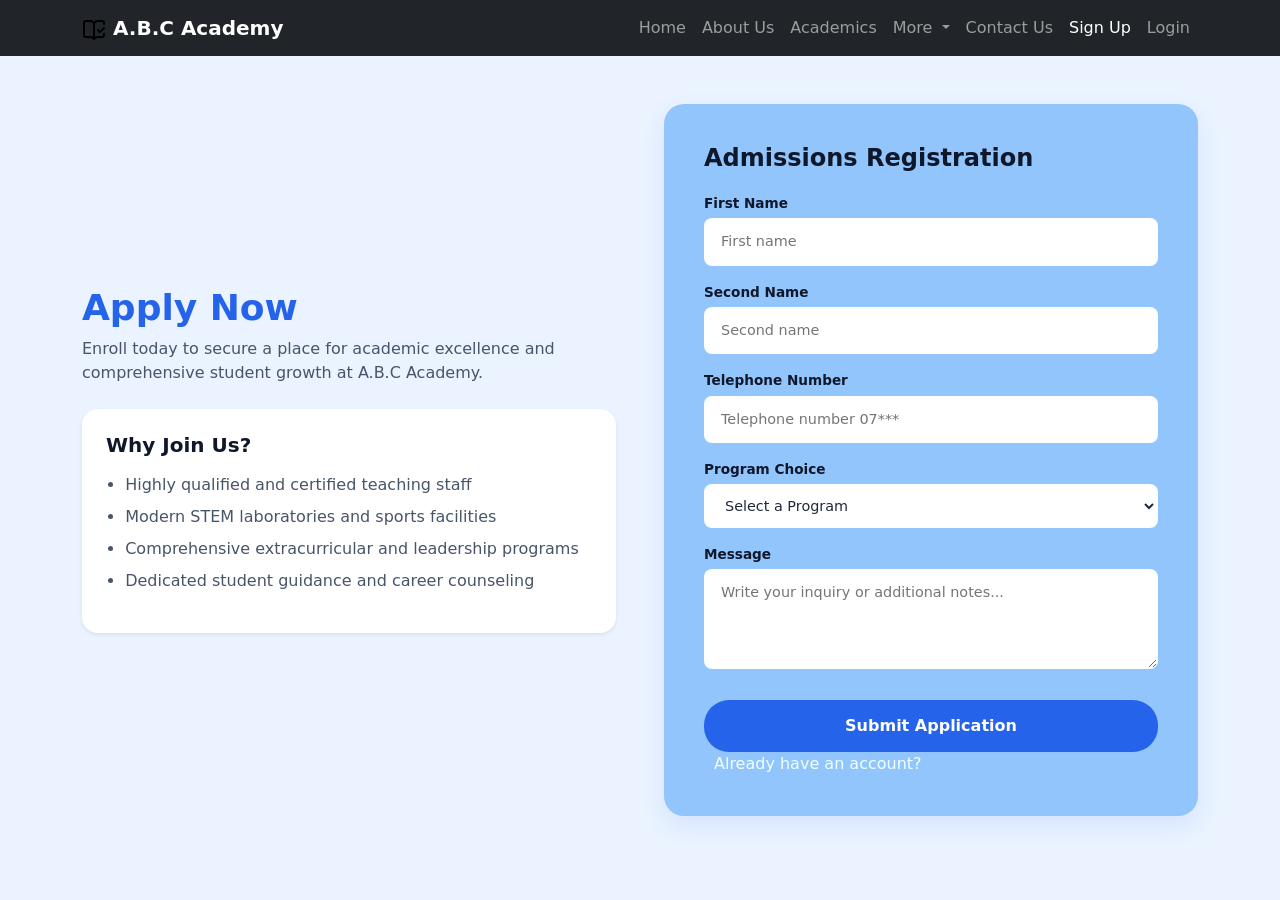
<file: signUp.html>
<!DOCTYPE html>
<html lang="en">

<head>
  <meta charset="UTF-8">
  <meta name="viewport" content="width=device-width, initial-scale=1.0">
  <link href="https://cdn.jsdelivr.net/npm/bootstrap@5.3.8/dist/css/bootstrap.min.css" rel="stylesheet" />
  <link rel="icon" type="image/png" href="favicon-96x96.png" sizes="96x96" />
  <link rel="icon" type="image/svg+xml" href="favicon.svg" />
  <link rel="shortcut icon" href="favicon.ico" />
  <link rel="apple-touch-icon" sizes="180x180" href="apple-touch-icon.png" />
  <meta name="apple-mobile-web-app-title" content="ABC Academy" />
  <link rel="manifest" href="site.webmanifest" />
  <link rel="stylesheet" href="signUp.css">
  <title>Sign Up - A.B.C Academy</title>
</head>

<body>
  <!-- Navbar -->
  <nav class="navbar navbar-expand-lg navbar-dark sticky-top bg-dark">
    <div class="container">
      <a class="navbar-brand fw-bold" href="#">
        <img src="book-open-check.svg"></img>
        A.B.C Academy</a>
      <button class="navbar-toggler" type="button" data-bs-toggle="collapse" data-bs-target="#mainNavbar">
        <span class="navbar-toggler-icon"></span>
      </button>


      <div class="collapse navbar-collapse" id="mainNavbar">
        <ul class="navbar-nav ms-auto">

          <li class="nav-item">
            <a class="nav-link" href="index.html">Home</a>
          </li>


          <li class="nav-item">
            <a class="nav-link" href="About us.html">About Us</a>
          </li>


          <li class="nav-item">
            <a class="nav-link" href="Products.html">Academics</a>
          </li>


          <!-- Dropdown -->
          <div class="nav-item dropdown">
            <button type="button" class="nav-link dropdown-toggle" data-bs-toggle="dropdown" aria-expanded="false">
              More
            </button>
            <ul class=" dropdown-menu">
              <li><a class="dropdown-item" href="Faq.html">FAQ</a></li>
              <li><a class="dropdown-item" href="About us.html">Background</a></li>
              <li><a class="dropdown-item" href="Pay.html">Pay Fees</a></li>
            </ul>
          </div>
          <!-- Dropdown -->


          <li class="nav-item">
            <a class="nav-link" href="ContactUs.html">Contact Us</a>
          </li>


          <li class="nav-item">
            <a class="nav-link active" href="signUp.html">Sign Up</a>
          </li>

          <li class="nav-item">
              <a class="nav-link" href="login.html">Login</a>
          </li>

        </ul>
      </div>
    </div>
  </nav>

  <!-- Info side -->
  <div class="container py-5">
    <div class="row align-items-center g-5">
      <div class="col-lg-6 content-side">
        <h3>Apply Now</h3>
        <p>Enroll today to secure a place for academic excellence and comprehensive student growth at A.B.C Academy.</p>
        <div class="card border-0 shadow-sm">
          <div class="card-body p-4">
            <h4 class="card-title">Why Join Us?</h4>
            <ul class="mt-3">
              <li>Highly qualified and certified teaching staff</li>
              <li>Modern STEM laboratories and sports facilities</li>
              <li>Comprehensive extracurricular and leadership programs</li>
              <li>Dedicated student guidance and career counseling</li>
            </ul>
          </div>
        </div>
      </div>

      <!-- Form side -->
      <div class="col-lg-6">
        <div class="form-side">
          <h3>Admissions Registration</h3>
          <form action="" onsubmit="thanks(); return false;">
            <label for="fname">First Name</label>
            <input type="text" id="fname" required placeholder="First name">


            <label for="sname">Second Name</label>
            <input type="text" id="sname" required placeholder="Second name">


            <label for="phone">Telephone Number</label>
            <input type="tel" id="phone" required placeholder="Telephone number 07***" pattern="[0-9]+" title="Phone number should appear as :0700700008">


            <label for="program">Program Choice</label>
            <select id="program" required>
              <option value="">Select a Program</option>
              <option value="stem">STEM & Science Track</option>
              <option value="humanities">Humanities & Arts Track</option>
              <option value="clubs">Extracurricular Clubs</option>
            </select>


            <label for="msg">Message</label>
            <textarea id="msg" placeholder="Write your inquiry or additional notes..."></textarea>


            <button class="submit-btn" type="submit">
              Submit Application
            </button>
            <br>
             <a style="text-decoration: none; color: azure; margin: 10px;" href="login.html">Already have an account?</a>
          </form>
        </div>
      </div>
    </div>
  </div>


  <script src="https://code.jquery.com/jquery-3.6.0.min.js"
    integrity="sha256-/xUj+3OJU5yExlq6GSYGSHk7tPXikynS7ogEvDej/m4=" crossorigin="anonymous"></script>
  <script src="https://cdn.jsdelivr.net/npm/bootstrap@5.3.8/dist/js/bootstrap.bundle.min.js"></script>
  <script type="text/javascript">
    // collapse nav bar when its a hamburger menu on scroll
    window.addEventListener('scroll', function () {
      console.log('scrolled');
      const navbarCollapse = document.querySelector('#mainNavbar');
      if (navbarCollapse && navbarCollapse.classList.contains('show')) {
        const bsCollapse = bootstrap.Collapse.getOrCreateInstance(navbarCollapse);
        bsCollapse.hide();
      }
    });
    function thanks() {
      alert("Thank you for your feedback");
    }
  </script>
</body>

</html>
</file>
<file: style.css>
.main-section {
    background: linear-gradient(rgba(0, 0, 0, 0.5), rgba(0, 0, 0, 0.5)), url('hello_world_2022-building-8991569_1920.jpg');
    background-size: cover;
    background-position: center;
    background-repeat: no-repeat;
    min-height: 720px;
    justify-content: center;
    align-items: center;
    display: flex;
    flex-direction: column;
}
html{
    scrollbar-width: none;
    scroll-behavior: smooth;
}

img:hover {
    transform: scale(1.05);
    transition: transform 0.3s ease-in-out;
}


img {
    border-top-left-radius: 10px;
    border-top-right-radius: 10px;
    cursor: pointer;
}


.num {
    font-size: 2rem;
    font-weight: bold;
}
</file>
<file: contactus-style.css>
* {
  margin: 0;
  padding: 0;
  box-sizing: border-box;
  font-family: system-ui, -apple-system, BlinkMacSystemFont, 'Segoe UI', Roboto, Oxygen, Ubuntu, Cantarell, 'Open Sans', 'Helvetica Neue', sans-serif;
}


body {
  background-color: #eaf3ff;
  color: #1e293b;
}


/* Contact Main Layout */
.contact-section {
  padding: 4rem 2rem;
}


.contact-container {
  max-width: 1100px;
  margin: 0 auto;
  display: flex;
  gap: 3rem;
  align-items: flex-start;
}


.left-side {
  flex: 1;
}


.sub-heading {
  font-size: 0.85rem;
  font-weight: 700;
  letter-spacing: 1px;
  color: #2563eb;
  text-transform: uppercase;
}


.left-side h1 {
  font-size: 2.75rem;
  color: #0f172a;
  margin: 0.5rem 0 1rem 0;
  line-height: 1.2;
}


.description {
  color: #475569;
  font-size: 1rem;
  margin-bottom: 2.5rem;
  max-width: 420px;
}


/* Info Cards Grid */
.info-grid {
  display: grid;
  grid-template-columns: 1fr 1fr;
  gap: 1rem;
}


.info-card {
  background: #ffffff;
  padding: 1.25rem;
  border-radius: 12px;
  display: flex;
  align-items: flex-start;
  gap: 0.75rem;
  box-shadow: 0 4px 12px rgba(0, 0, 0, 0.03);
}


.info-card i {
  color: #2563eb;
  font-size: 1.2rem;
  margin-top: 2px;
}


.info-card h5 {
  font-size: 0.95rem;
  color: #0f172a;
  margin-bottom: 0.25rem;
}


.info-card p {
  font-size: 0.85rem;
  color: #64748b;
  line-height: 1.4;
}


/* Right Side Form */
.right-side {
  flex: 1;
}


.form-card {
  background: #93c5fd;
  padding: 2.5rem;
  border-radius: 20px;
  box-shadow: 0 10px 25px rgba(37, 99, 235, 0.1);
}


.form-group {
  display: flex;
  flex-direction: column;
  margin-bottom: 1.25rem;
}


.form-group label {
  font-size: 0.85rem;
  font-weight: 600;
  color: #0f172a;
  margin-bottom: 0.4rem;
}


.form-group input[type="text"],
.form-group input[type="email"],
.inputtext {
  width: 100%;
  padding: 0.75rem 1rem;
  border: 1px solid transparent;
  border-radius: 8px;
  background-color: #ffffff;
  font-size: 0.9rem;
  outline: none;
}


.inputtext {
  height: 120px;
  resize: vertical;
}


.checkbox-group {
  flex-direction: row;
  align-items: center;
  gap: 0.5rem;
}


.checkbox-group label {
  margin-bottom: 0;
  font-size: 0.8rem;
  color: #1e293b;
}


.submit-btn {
  width: 100%;
  padding: 0.85rem;
  background: #2563eb;
  color: #ffffff;
  border: none;
  border-radius: 25px;
  font-size: 1rem;
  font-weight: 600;
  cursor: pointer;
  transition: background 0.2s ease, transform 0.2s ease;
}


.submit-btn:hover {
  background: #1d4ed8;
  transform: translateY(-2px);
}


/* Social Footer */
.social-section {
  background: #ffffff;
  padding: 3rem 2rem;
  border-top: 1px solid #e2e8f0;
}


.social-container {
  max-width: 1000px;
  margin: 0 auto;
  display: grid;
  grid-template-columns: repeat(4, 1fr);
  gap: 2rem;
  text-align: center;
}


.social-col i {
  font-size: 2rem;
  color: #0f172a;
  margin-bottom: 0.5rem;
}


.social-col h5 {
  font-size: 1rem;
  color: #0f172a;
  margin-bottom: 1rem;
}


.social-btn {
  display: inline-block;
  padding: 0.5rem 1.25rem;
  border: 1px solid #cbd5e1;
  border-radius: 20px;
  color: #334155;
  text-decoration: none;
  font-size: 0.85rem;
  transition: all 0.2s ease;
}


.social-btn:hover {
  background-color: #f1f5f9;
  border-color: #94a3b8;
}


/* Responsiveness */
@media (max-width: 850px) {
  .contact-container {
    flex-direction: column;
  }
  .info-grid {
    grid-template-columns: 1fr;
  }
  .social-container {
    grid-template-columns: repeat(2, 1fr);
  }
}
</file>
<file: loginCss.css>
* {
  box-sizing: border-box;
}

body {
  font-family: system-ui, -apple-system, BlinkMacSystemFont, 'Segoe UI', Roboto, Oxygen, Ubuntu, Cantarell, 'Open Sans', 'Helvetica Neue', sans-serif;
  background-color: #eaf3ff;
  color: #1e293b;
  min-height: 100vh;
}

/* Left Content Area */
.content-side h3 {
  color: #2563eb;
  font-size: 2.25rem;
  font-weight: 700;
  margin-bottom: 0.5rem;
}

.content-side p {
  color: #475569;
  font-size: 1rem;
  margin-bottom: 1.5rem;
}

.content-side .card {
  background-color: #ffffff;
  border-radius: 16px;
}

.content-side h4 {
  color: #0f172a;
  font-weight: 700;
  font-size: 1.25rem;
}

.content-side ul {
  padding-left: 1.2rem;
  color: #475569;
}

.content-side ul li {
  margin-bottom: 0.5rem;
}

/* Right Form Card */
.form-side {
  background: #93c5fd;
  padding: 2.5rem;
  border-radius: 20px;
  box-shadow: 0 10px 25px rgba(37, 99, 235, 0.1);
}

.form-side h3 {
  color: #0f172a;
  font-weight: 700;
  margin-bottom: 1.25rem;
  font-size: 1.5rem;
}

.form-side label {
  display: block;
  font-size: 0.85rem;
  font-weight: 600;
  color: #0f172a;
  margin-bottom: 0.3rem;
}

.form-side input[type="text"] {
  width: 100%;
  padding: 0.75rem 1rem;
  border-radius: 8px;
  border: 1px solid transparent;
  outline: none;
  background-color: #ffffff;
  font-size: 0.9rem;
  color: #1e293b;
}

.error-msg {
  color: #dc2626;
  font-size: 0.75rem;
  font-weight: 600;
  display: none;
  margin-top: 0.25rem;
}

.submit-btn {
  width: 100%;
  padding: 0.85rem;
  background: #2563eb;
  color: #ffffff;
  border: none;
  border-radius: 25px;
  font-size: 1rem;
  font-weight: 600;
  cursor: pointer;
  transition: background 0.2s ease, transform 0.2s ease;
  margin-top: 0.5rem;
}

.submit-btn:hover {
  background: #1d4ed8;
  transform: translateY(-2px);
}
</file>
<file: signUp.css>
* {
  box-sizing: border-box;
}


body {
  font-family: system-ui, -apple-system, BlinkMacSystemFont, 'Segoe UI', Roboto, Oxygen, Ubuntu, Cantarell, 'Open Sans', 'Helvetica Neue', sans-serif;
  background-color: #eaf3ff;
  color: #1e293b;
  min-height: 100vh;
}


/* Left Content Area */
.content-side h3 {
  color: #2563eb;
  font-size: 2.25rem;
  font-weight: 700;
  margin-bottom: 0.5rem;
}


.content-side p {
  color: #475569;
  font-size: 1rem;
  margin-bottom: 1.5rem;
}


.content-side .card {
  background-color: #ffffff;
  border-radius: 16px;
}


.content-side h4 {
  color: #0f172a;
  font-weight: 700;
  font-size: 1.25rem;
}


.content-side ul {
  padding-left: 1.2rem;
  color: #475569;
}


.content-side ul li {
  margin-bottom: 0.5rem;
}


/* Right Form Card */
.form-side {
  background: #93c5fd;
  padding: 2.5rem;
  border-radius: 20px;
  box-shadow: 0 10px 25px rgba(37, 99, 235, 0.1);
}


.form-side h3 {
  color: #0f172a;
  font-weight: 700;
  margin-bottom: 1.25rem;
  font-size: 1.5rem;
}


.form-side label {
  display: block;
  font-size: 0.85rem;
  font-weight: 600;
  color: #0f172a;
  margin-bottom: 0.3rem;
}


.form-side input[type="text"], 
.form-side input[type="tel"], 
.form-side select, 
.form-side textarea {
  width: 100%;
  padding: 0.75rem 1rem;
  margin-bottom: 1rem;
  border-radius: 8px;
  border: 1px solid transparent;
  outline: none;
  background-color: #ffffff;
  font-size: 0.9rem;
  color: #1e293b;
}


.form-side textarea {
  height: 100px;
  resize: vertical;
}


.form-side select, 
.form-side option {
  cursor: pointer;
}


.submit-btn {
  width: 100%;
  padding: 0.85rem;
  background: #2563eb;
  color: #ffffff;
  border: none;
  border-radius: 25px;
  font-size: 1rem;
  font-weight: 600;
  cursor: pointer;
  transition: background 0.2s ease, transform 0.2s ease;
  margin-top: 0.5rem;
}


.submit-btn:hover {
  background: #1d4ed8;
  transform: translateY(-2px);
}
</file>
